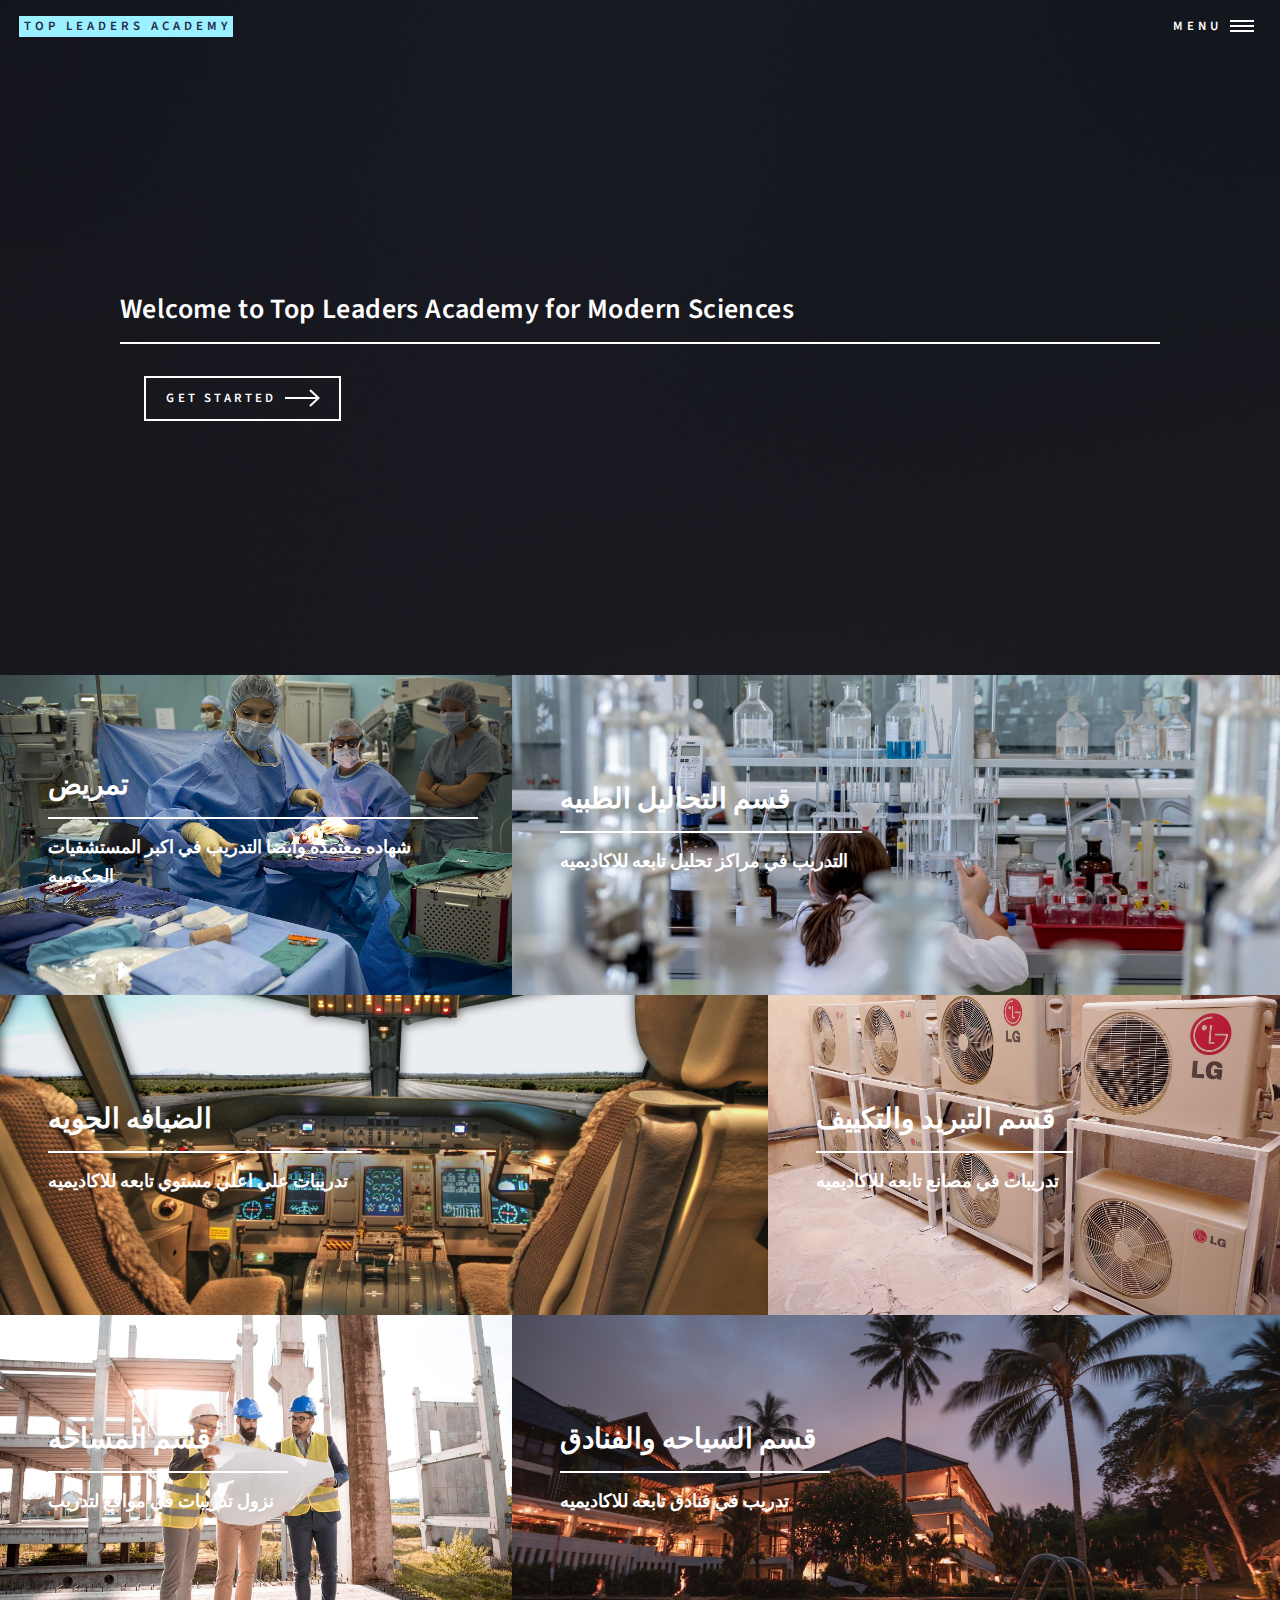
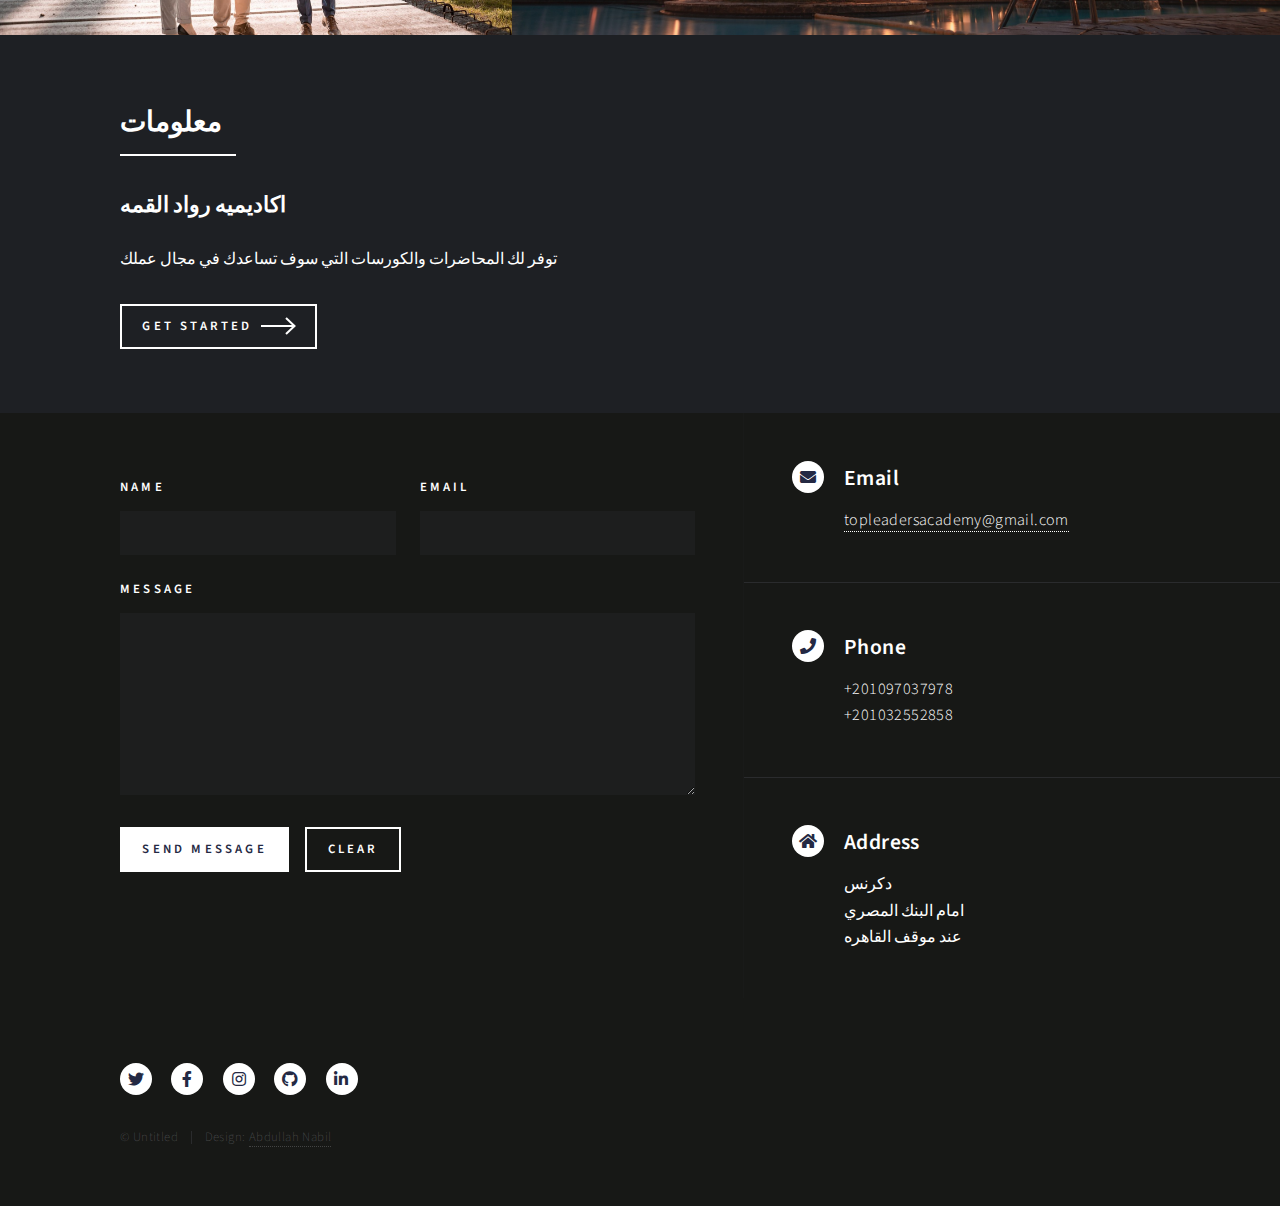
<file: top leaders academy/index.html>
<!DOCTYPE HTML>
<!--
	Forty by Abdullah Nabil
	html5up.net | @Abdullah Nabil
	Free for personal and commercial use under the CCA 3.0 license (Abdullah Nabil)
-->
<html>
	<head>
		<title>أكاديمية توب ليدرز للعلوم الحديثة </title>
		<link rel="icon" href="images/logo.icon" />
		
		<meta charset="utf-8" />
		<meta name="viewport" content="width=device-width, initial-scale=1, user-scalable=no" />
		<link rel="stylesheet" href="assets/css/main.css" />
		<noscript><link rel="stylesheet" href="assets/css/noscript.css" /></noscript>
	</head>
	<body class="is-preload">

		<!-- Wrapper -->
			<div id="wrapper">

				<!-- Header -->
					<header id="header" class="alt">
						<a href="index.html" class="logo"><strong>top leaders academy</strong> <span></span></a>
						<nav>
							<a href="#menu">Menu</a>
						</nav>
					</header>

				<!-- Menu -->
					<nav id="menu">
						<ul class="links">
							<li><a href="index.html">Home</a></li>
							<li><a href="landing.html">courses</a></li>
							<li><a href="generic.html">information about us</a></li>
							<li><a href="elements.html">Elements</a></li>
						</ul>
						<ul class="actions stacked">
							<li><a href="#" class="button primary fit">Get Started</a></li>
							<li><a href="#" class="button fit">Log In</a></li>
						</ul>
					</nav>

				<!-- Banner -->
					<section id="banner" class="major">
						<div class="inner">
							<header class="major">
								<h2>Welcome to Top Leaders Academy for Modern Sciences</h2>
							</header>
							<div class="content">
								<section>  </section>
								<ul class="actions">
									<li><a href="#one" class="button next scrolly">Get Started</a></li>
								</ul>
							</div>
						</div>
					</section>

				<!-- Main -->
					<div id="main">

						<!-- One -->
							<section id="one" class="tiles">
								<article>
									<span class="image">
										<img src="images/pic01.jpg" alt="" />
									</span>
									<header class="major">
										<h3><a href="landing.html" class="link">تمريض </a></h3>
										<h4>شهاده معتمده وايضا التدريب في اكبر المستشفيات الحكوميه </h4>
									</header>
								</article>
								<article>
									<span class="image">
										<img src="images/pic02.jpg" alt="" />
									</span>
									<header class="major">
										<h3><a href="landing.html" class="link">قسم التحاليل الطبيه </a></h3>
										<h4>التدريب في مراكز تحليل تابعه للاكاديميه </h4>
									</header>
								</article>
								<article>
									<span class="image">
										<img src="images/pic03.jpg" alt="" />
									</span>
									<header class="major">
										<h3><a href="landing.html" class="link">الضيافه الجويه </a></h3>
										<h4>تدريبات علي اعلي مستوي تابعه للاكاديميه </h4>
									</header>
								</article>
								<article>
									<span class="image">
										<img src="images/pic04.jpg" alt="" />
									</span>
									<header class="major">
										<h3><a href="landing.html" class="link">قسم التبريد والتكييف </a></h3>
										<h4>تدريبات في مصانع تابعه للاكاديميه</h4>
									</header>
								</article>
								<article>
									<span class="image">
										<img src="images/pic05.jpg" alt="" />
									</span>
									<header class="major">
										<h3><a href="landing.html" class="link">قسم المساحه </a></h3>
										<h4>نزول تدريبات في مواقع لتدريب </h4>
									</header>
								</article>
								<article>
									<span class="image">
										<img src="images/pic06.jpg" alt="" />
									</span>
									<header class="major">
										<h3><a href="landing.html" class="link">قسم السياحه والفنادق </a></h3>
										<h4>تدريب في فنادق تابعه للاكاديميه</h4>
									</header>
								</article>
							</section>

						<!-- Two -->
							<section id="two">
								<div class="inner">
									<header class="major">
										<h2>معلومات </h2>
									</header>
									<H3>اكاديميه رواد القمه </H3>
								     <p>توفر لك المحاضرات والكورسات التي سوف تساعدك في مجال عملك </p>
									<ul class="actions">
										<li><a href="landing.html" class="button next">Get Started</a></li>
									</ul>
								</div>
							</section>

					</div>

				<!-- Contact -->
					<section id="contact">
						<div class="inner">
							<section>
								<form method="post" action="#">
									<div class="fields">
										<div class="field half">
											<label for="name">Name</label>
											<input type="text" name="name" id="name" />
										</div>
										<div class="field half">
											<label for="email">Email</label>
											<input type="text" name="email" id="email" />
										</div>
										<div class="field">
											<label for="message">Message</label>
											<textarea name="message" id="message" rows="6"></textarea>
										</div>
									</div>
									<ul class="actions">
										<li><input type="submit" value="Send Message" class="primary" /></li>
										<li><input type="reset" value="Clear" /></li>
									</ul>
								</form>
							</section>
							<section class="split">
								<section>
									<div class="contact-method">
										<span class="icon solid alt fa-envelope"></span>
										<h3>Email</h3>
										<a href="#">topleadersacademy@gmail.com</a>
									</div>
								</section>
								<section>
									<div class="contact-method">
										<span class="icon solid alt fa-phone"></span>
										<h3>Phone</h3>
										<span>+201097037978</span>
										<P><span>+201032552858</span></P>
							
									</div>
								</section>
								<section>
									<div class="contact-method">
										<span class="icon solid alt fa-home"></span>
										<h3>Address</h3>
										<span>دكرنس <br />
										امام البنك المصري <br />
										عند موقف القاهره </span>
									</div>
								</section>
							</section>
						</div>
					</section>

				<!-- Footer -->
					<footer id="footer">
						<div class="inner">
							<ul class="icons">
								<li><a href="#" class="icon brands alt fa-twitter"><span class="label">Twitter</span></a></li>
								<li><a href="#" class="icon brands alt fa-facebook-f"><span class="label">Facebook</span></a></li>
								<li><a href="#" class="icon brands alt fa-instagram"><span class="label">Instagram</span></a></li>
								<li><a href="#" class="icon brands alt fa-github"><span class="label">GitHub</span></a></li>
								<li><a href="#" class="icon brands alt fa-linkedin-in"><span class="label">LinkedIn</span></a></li>
							</ul>
							<ul class="copyright">
								<li>&copy; Untitled</li><li>Design: <a href="https://abdullahnabil7.github.io/abdullahnabil/">Abdullah Nabil</a></li>
							</ul>
						</div>
					</footer>

			</div>

		<!-- Scripts -->
			<script src="assets/js/jquery.min.js"></script>
			<script src="assets/js/jquery.scrolly.min.js"></script>
			<script src="assets/js/jquery.scrollex.min.js"></script>
			<script src="assets/js/browser.min.js"></script>
			<script src="assets/js/breakpoints.min.js"></script>
			<script src="assets/js/util.js"></script>
			<script src="assets/js/main.js"></script>

	</body>
</html>
</file>
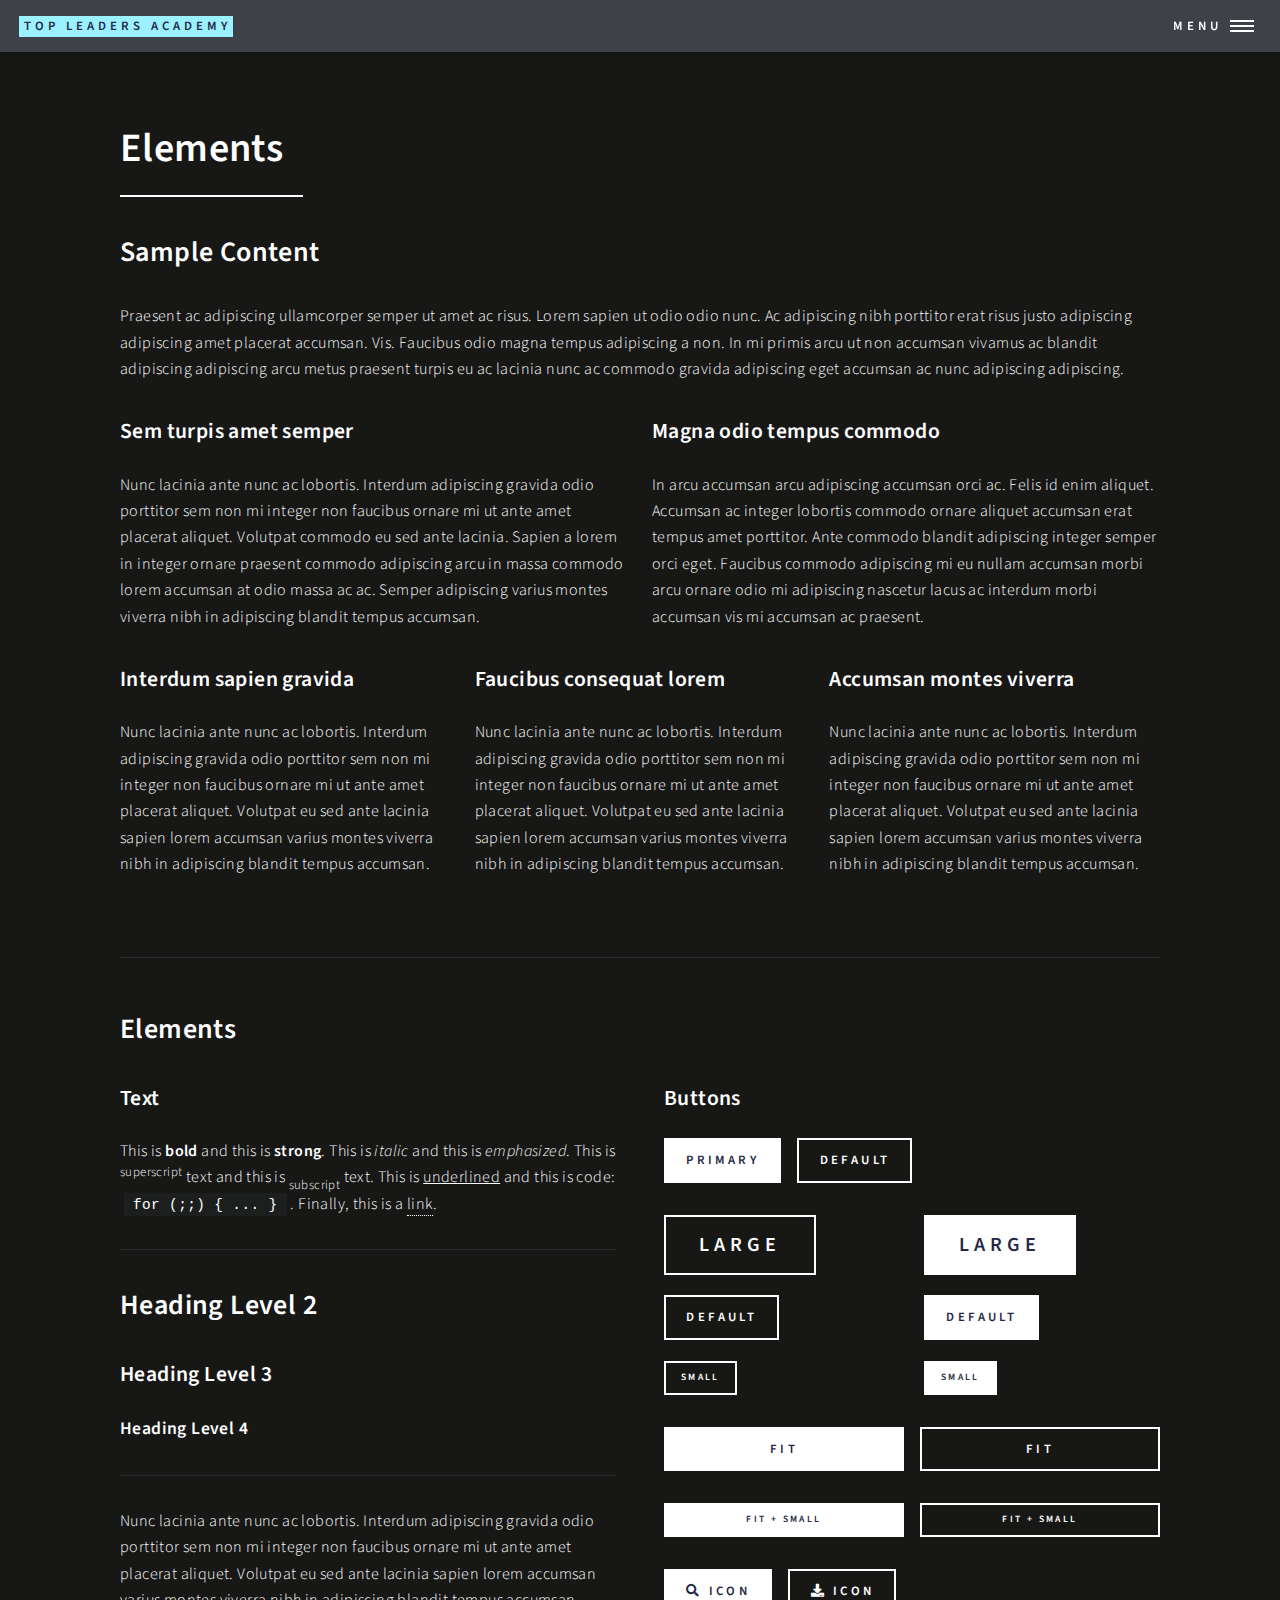
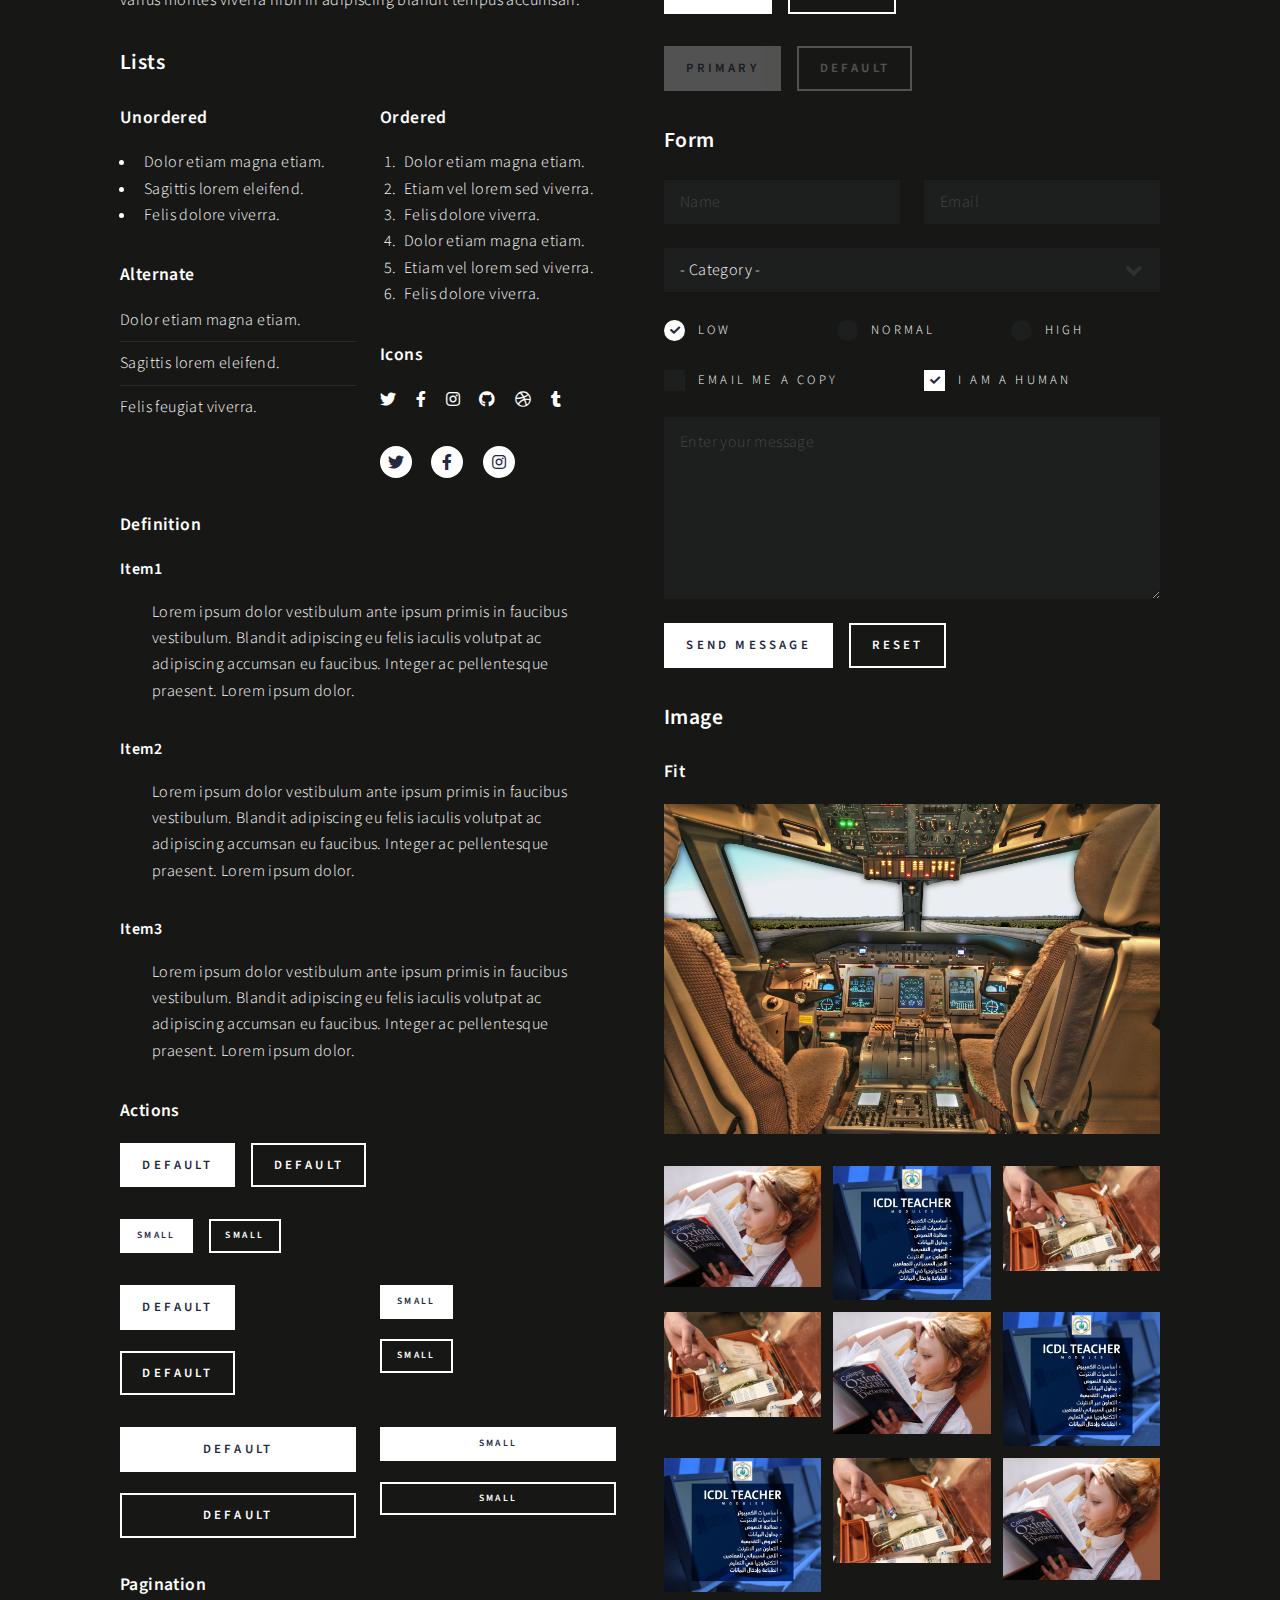
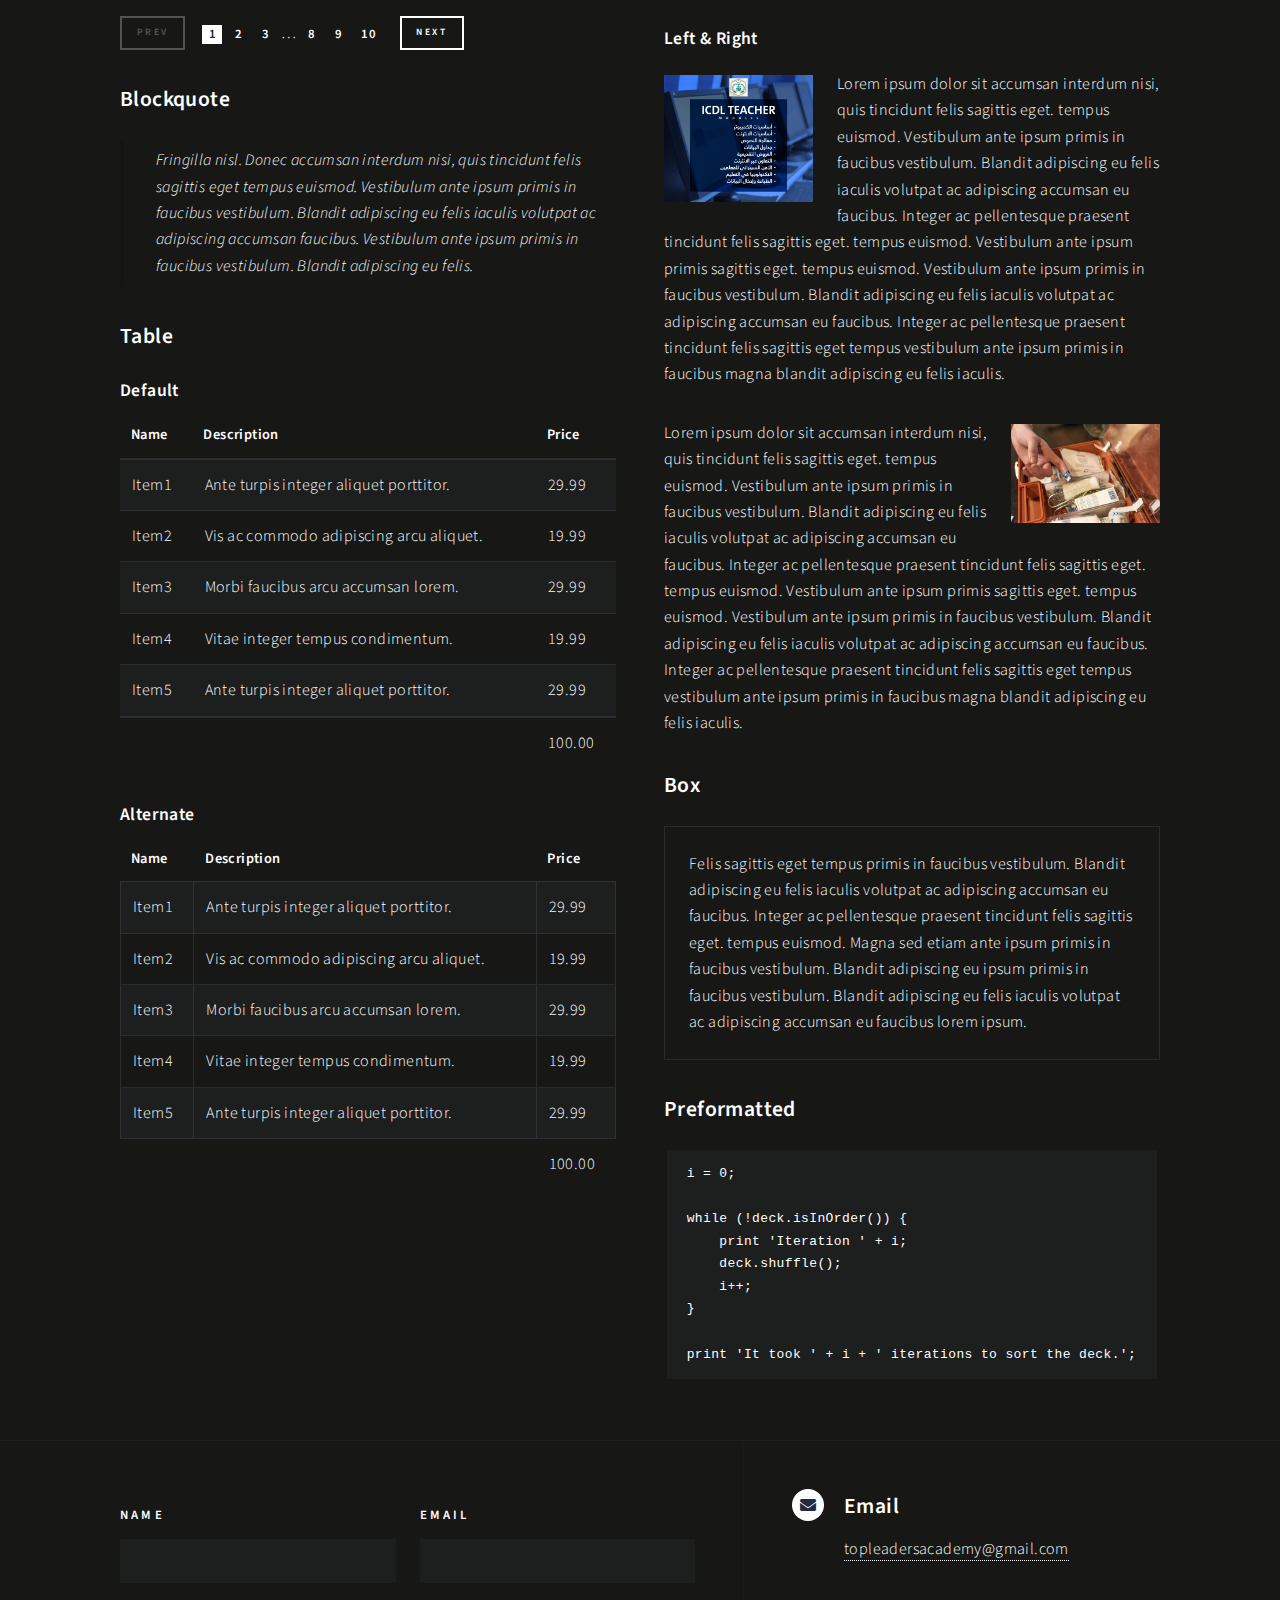
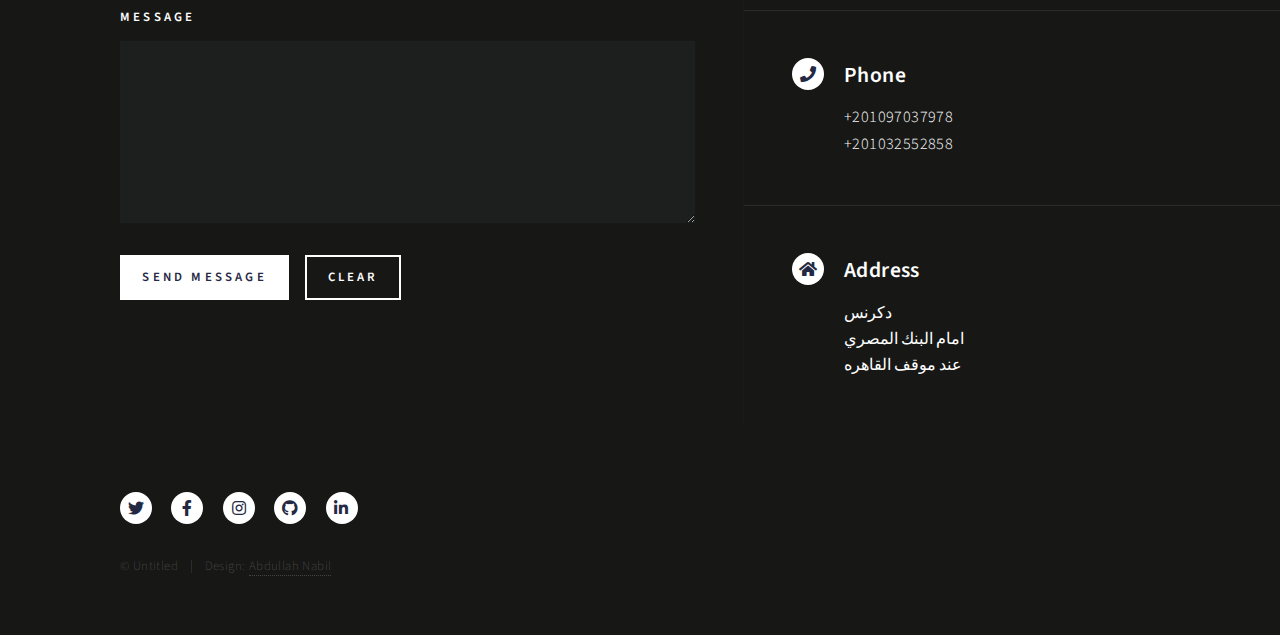
<file: top leaders academy/elements.html>
<!DOCTYPE HTML>
<!--
	Forty by Abdullah Nabil
	html5up.net | @Abdullah Nabil
	Free for personal and commercial use under the CCA 3.0 license (Abdullah Nabil)
-->
<html>
	<head>
		<title>أكاديمية توب ليدرز للعلوم الحديثة</title>
		<link rel="icon" href="images/logo.icon" />
		<meta charset="utf-8" />
		<meta name="viewport" content="width=device-width, initial-scale=1, user-scalable=no" />
		<link rel="stylesheet" href="assets/css/main.css" />
		<noscript><link rel="stylesheet" href="assets/css/noscript.css" /></noscript>
	</head>
	<body class="is-preload">

		<!-- Wrapper -->
			<div id="wrapper">

				<!-- Header -->
					<header id="header">
						<a href="index.html" class="logo"><strong>top leaders academy</strong> <span></span></a>
						<nav>
							<a href="#menu">Menu</a>
						</nav>
					</header>

				<!-- Menu -->
					<nav id="menu">
						<ul class="links">
							<li><a href="index.html">Home</a></li>
							<li><a href="landing.html">courses</a></li>
							<li><a href="generic.html">information about us</a></li>
							<li><a href="elements.html">Elements</a></li>
						</ul>
						<ul class="actions stacked">
							<li><a href="#" class="button primary fit">Get Started</a></li>
							<li><a href="#" class="button fit">Log In</a></li>
						</ul>
					</nav>

				<!-- Main -->
					<div id="main" class="alt">

						<!-- One -->
							<section id="one">
								<div class="inner">
									<header class="major">
										<h1>Elements</h1>
									</header>

									<!-- Content -->
										<h2 id="content">Sample Content</h2>
										<p>Praesent ac adipiscing ullamcorper semper ut amet ac risus. Lorem sapien ut odio odio nunc. Ac adipiscing nibh porttitor erat risus justo adipiscing adipiscing amet placerat accumsan. Vis. Faucibus odio magna tempus adipiscing a non. In mi primis arcu ut non accumsan vivamus ac blandit adipiscing adipiscing arcu metus praesent turpis eu ac lacinia nunc ac commodo gravida adipiscing eget accumsan ac nunc adipiscing adipiscing.</p>
										<div class="row">
											<div class="col-6 col-12-small">
												<h3>Sem turpis amet semper</h3>
												<p>Nunc lacinia ante nunc ac lobortis. Interdum adipiscing gravida odio porttitor sem non mi integer non faucibus ornare mi ut ante amet placerat aliquet. Volutpat commodo eu sed ante lacinia. Sapien a lorem in integer ornare praesent commodo adipiscing arcu in massa commodo lorem accumsan at odio massa ac ac. Semper adipiscing varius montes viverra nibh in adipiscing blandit tempus accumsan.</p>
											</div>
											<div class="col-6 col-12-small">
												<h3>Magna odio tempus commodo</h3>
												<p>In arcu accumsan arcu adipiscing accumsan orci ac. Felis id enim aliquet. Accumsan ac integer lobortis commodo ornare aliquet accumsan erat tempus amet porttitor. Ante commodo blandit adipiscing integer semper orci eget. Faucibus commodo adipiscing mi eu nullam accumsan morbi arcu ornare odio mi adipiscing nascetur lacus ac interdum morbi accumsan vis mi accumsan ac praesent.</p>
											</div>
											<!-- Break -->
											<div class="col-4 col-12-medium">
												<h3>Interdum sapien gravida</h3>
												<p>Nunc lacinia ante nunc ac lobortis. Interdum adipiscing gravida odio porttitor sem non mi integer non faucibus ornare mi ut ante amet placerat aliquet. Volutpat eu sed ante lacinia sapien lorem accumsan varius montes viverra nibh in adipiscing blandit tempus accumsan.</p>
											</div>
											<div class="col-4 col-12-medium">
												<h3>Faucibus consequat lorem</h3>
												<p>Nunc lacinia ante nunc ac lobortis. Interdum adipiscing gravida odio porttitor sem non mi integer non faucibus ornare mi ut ante amet placerat aliquet. Volutpat eu sed ante lacinia sapien lorem accumsan varius montes viverra nibh in adipiscing blandit tempus accumsan.</p>
											</div>
											<div class="col-4 col-12-medium">
												<h3>Accumsan montes viverra</h3>
												<p>Nunc lacinia ante nunc ac lobortis. Interdum adipiscing gravida odio porttitor sem non mi integer non faucibus ornare mi ut ante amet placerat aliquet. Volutpat eu sed ante lacinia sapien lorem accumsan varius montes viverra nibh in adipiscing blandit tempus accumsan.</p>
											</div>
										</div>

									<hr class="major" />

									<!-- Elements -->
										<h2 id="elements">Elements</h2>
										<div class="row gtr-200">
											<div class="col-6 col-12-medium">

												<!-- Text stuff -->
													<h3>Text</h3>
													<p>This is <b>bold</b> and this is <strong>strong</strong>. This is <i>italic</i> and this is <em>emphasized</em>.
													This is <sup>superscript</sup> text and this is <sub>subscript</sub> text.
													This is <u>underlined</u> and this is code: <code>for (;;) { ... }</code>.
													Finally, this is a <a href="#">link</a>.</p>
													<hr />
													<h2>Heading Level 2</h2>
													<h3>Heading Level 3</h3>
													<h4>Heading Level 4</h4>
													<hr />
													<p>Nunc lacinia ante nunc ac lobortis. Interdum adipiscing gravida odio porttitor sem non mi integer non faucibus ornare mi ut ante amet placerat aliquet. Volutpat eu sed ante lacinia sapien lorem accumsan varius montes viverra nibh in adipiscing blandit tempus accumsan.</p>

												<!-- Lists -->
													<h3>Lists</h3>
													<div class="row">
														<div class="col-6 col-12-small">

															<h4>Unordered</h4>
															<ul>
																<li>Dolor etiam magna etiam.</li>
																<li>Sagittis lorem eleifend.</li>
																<li>Felis dolore viverra.</li>
															</ul>

															<h4>Alternate</h4>
															<ul class="alt">
																<li>Dolor etiam magna etiam.</li>
																<li>Sagittis lorem eleifend.</li>
																<li>Felis feugiat viverra.</li>
															</ul>

														</div>
														<div class="col-6 col-12-small">

															<h4>Ordered</h4>
															<ol>
																<li>Dolor etiam magna etiam.</li>
																<li>Etiam vel lorem sed viverra.</li>
																<li>Felis dolore viverra.</li>
																<li>Dolor etiam magna etiam.</li>
																<li>Etiam vel lorem sed viverra.</li>
																<li>Felis dolore viverra.</li>
															</ol>

															<h4>Icons</h4>
															<ul class="icons">
																<li><a href="#" class="icon brands fa-twitter"><span class="label">Twitter</span></a></li>
																<li><a href="#" class="icon brands fa-facebook-f"><span class="label">Facebook</span></a></li>
																<li><a href="#" class="icon brands fa-instagram"><span class="label">Instagram</span></a></li>
																<li><a href="#" class="icon brands fa-github"><span class="label">Github</span></a></li>
																<li><a href="#" class="icon brands fa-dribbble"><span class="label">Dribbble</span></a></li>
																<li><a href="#" class="icon brands fa-tumblr"><span class="label">Tumblr</span></a></li>
															</ul>
															<ul class="icons">
																<li><a href="#" class="icon brands alt fa-twitter"><span class="label">Twitter</span></a></li>
																<li><a href="#" class="icon brands alt fa-facebook-f"><span class="label">Facebook</span></a></li>
																<li><a href="#" class="icon brands alt fa-instagram"><span class="label">Instagram</span></a></li>
															</ul>

														</div>
													</div>
													<h4>Definition</h4>
													<dl>
														<dt>Item1</dt>
														<dd>
															<p>Lorem ipsum dolor vestibulum ante ipsum primis in faucibus vestibulum. Blandit adipiscing eu felis iaculis volutpat ac adipiscing accumsan eu faucibus. Integer ac pellentesque praesent. Lorem ipsum dolor.</p>
														</dd>
														<dt>Item2</dt>
														<dd>
															<p>Lorem ipsum dolor vestibulum ante ipsum primis in faucibus vestibulum. Blandit adipiscing eu felis iaculis volutpat ac adipiscing accumsan eu faucibus. Integer ac pellentesque praesent. Lorem ipsum dolor.</p>
														</dd>
														<dt>Item3</dt>
														<dd>
															<p>Lorem ipsum dolor vestibulum ante ipsum primis in faucibus vestibulum. Blandit adipiscing eu felis iaculis volutpat ac adipiscing accumsan eu faucibus. Integer ac pellentesque praesent. Lorem ipsum dolor.</p>
														</dd>
													</dl>

													<h4>Actions</h4>
													<ul class="actions">
														<li><a href="#" class="button primary">Default</a></li>
														<li><a href="#" class="button">Default</a></li>
													</ul>
													<ul class="actions small">
														<li><a href="#" class="button primary small">Small</a></li>
														<li><a href="#" class="button small">Small</a></li>
													</ul>
													<div class="row">
														<div class="col-6 col-12-small">
															<ul class="actions stacked">
																<li><a href="#" class="button primary">Default</a></li>
																<li><a href="#" class="button">Default</a></li>
															</ul>
														</div>
														<div class="col-6 col-12-small">
															<ul class="actions stacked">
																<li><a href="#" class="button primary small">Small</a></li>
																<li><a href="#" class="button small">Small</a></li>
															</ul>
														</div>
														<div class="col-6 col-12-small">
															<ul class="actions stacked">
																<li><a href="#" class="button primary fit">Default</a></li>
																<li><a href="#" class="button fit">Default</a></li>
															</ul>
														</div>
														<div class="col-6 col-12-small">
															<ul class="actions stacked">
																<li><a href="#" class="button primary small fit">Small</a></li>
																<li><a href="#" class="button small fit">Small</a></li>
															</ul>
														</div>
													</div>

													<h4>Pagination</h4>
													<ul class="pagination">
														<li><span class="button small disabled">Prev</span></li>
														<li><a href="#" class="page active">1</a></li>
														<li><a href="#" class="page">2</a></li>
														<li><a href="#" class="page">3</a></li>
														<li><span>&hellip;</span></li>
														<li><a href="#" class="page">8</a></li>
														<li><a href="#" class="page">9</a></li>
														<li><a href="#" class="page">10</a></li>
														<li><a href="#" class="button small">Next</a></li>
													</ul>

												<!-- Blockquote -->
													<h3>Blockquote</h3>
													<blockquote>Fringilla nisl. Donec accumsan interdum nisi, quis tincidunt felis sagittis eget tempus euismod. Vestibulum ante ipsum primis in faucibus vestibulum. Blandit adipiscing eu felis iaculis volutpat ac adipiscing accumsan faucibus. Vestibulum ante ipsum primis in faucibus vestibulum. Blandit adipiscing eu felis.</blockquote>

												<!-- Table -->
													<h3>Table</h3>

													<h4>Default</h4>
													<div class="table-wrapper">
														<table>
															<thead>
																<tr>
																	<th>Name</th>
																	<th>Description</th>
																	<th>Price</th>
																</tr>
															</thead>
															<tbody>
																<tr>
																	<td>Item1</td>
																	<td>Ante turpis integer aliquet porttitor.</td>
																	<td>29.99</td>
																</tr>
																<tr>
																	<td>Item2</td>
																	<td>Vis ac commodo adipiscing arcu aliquet.</td>
																	<td>19.99</td>
																</tr>
																<tr>
																	<td>Item3</td>
																	<td> Morbi faucibus arcu accumsan lorem.</td>
																	<td>29.99</td>
																</tr>
																<tr>
																	<td>Item4</td>
																	<td>Vitae integer tempus condimentum.</td>
																	<td>19.99</td>
																</tr>
																<tr>
																	<td>Item5</td>
																	<td>Ante turpis integer aliquet porttitor.</td>
																	<td>29.99</td>
																</tr>
															</tbody>
															<tfoot>
																<tr>
																	<td colspan="2"></td>
																	<td>100.00</td>
																</tr>
															</tfoot>
														</table>
													</div>

													<h4>Alternate</h4>
													<div class="table-wrapper">
														<table class="alt">
															<thead>
																<tr>
																	<th>Name</th>
																	<th>Description</th>
																	<th>Price</th>
																</tr>
															</thead>
															<tbody>
																<tr>
																	<td>Item1</td>
																	<td>Ante turpis integer aliquet porttitor.</td>
																	<td>29.99</td>
																</tr>
																<tr>
																	<td>Item2</td>
																	<td>Vis ac commodo adipiscing arcu aliquet.</td>
																	<td>19.99</td>
																</tr>
																<tr>
																	<td>Item3</td>
																	<td> Morbi faucibus arcu accumsan lorem.</td>
																	<td>29.99</td>
																</tr>
																<tr>
																	<td>Item4</td>
																	<td>Vitae integer tempus condimentum.</td>
																	<td>19.99</td>
																</tr>
																<tr>
																	<td>Item5</td>
																	<td>Ante turpis integer aliquet porttitor.</td>
																	<td>29.99</td>
																</tr>
															</tbody>
															<tfoot>
																<tr>
																	<td colspan="2"></td>
																	<td>100.00</td>
																</tr>
															</tfoot>
														</table>
													</div>

											</div>
											<div class="col-6 col-12-medium">

												<!-- Buttons -->
													<h3>Buttons</h3>
													<ul class="actions">
														<li><a href="#" class="button primary">Primary</a></li>
														<li><a href="#" class="button">Default</a></li>
													</ul>
													<div class="row">
														<div class="col-6 col-12-xsmall">
															<ul class="actions stacked">
																<li><a href="#" class="button large">Large</a></li>
																<li><a href="#" class="button">Default</a></li>
																<li><a href="#" class="button small">Small</a></li>
															</ul>
														</div>
														<div class="col-6 col-12-xsmall">
															<ul class="actions stacked">
																<li><a href="#" class="button primary large">Large</a></li>
																<li><a href="#" class="button primary">Default</a></li>
																<li><a href="#" class="button primary small">Small</a></li>
															</ul>
														</div>
													</div>
													<ul class="actions fit">
														<li><a href="#" class="button primary fit">Fit</a></li>
														<li><a href="#" class="button fit">Fit</a></li>
													</ul>
													<ul class="actions fit small">
														<li><a href="#" class="button primary fit small">Fit + Small</a></li>
														<li><a href="#" class="button fit small">Fit + Small</a></li>
													</ul>
													<ul class="actions">
														<li><a href="#" class="button primary icon solid fa-search">Icon</a></li>
														<li><a href="#" class="button icon solid fa-download">Icon</a></li>
													</ul>
													<ul class="actions">
														<li><span class="button primary disabled">Primary</span></li>
														<li><span class="button disabled">Default</span></li>
													</ul>

												<!-- Form -->
													<h3>Form</h3>

													<form method="post" action="#">
														<div class="row gtr-uniform">
															<div class="col-6 col-12-xsmall">
																<input type="text" name="demo-name" id="demo-name" value="" placeholder="Name" />
															</div>
															<div class="col-6 col-12-xsmall">
																<input type="email" name="demo-email" id="demo-email" value="" placeholder="Email" />
															</div>
															<!-- Break -->
															<div class="col-12">
																<select name="demo-category" id="demo-category">
																	<option value="">- Category -</option>
																	<option value="1">Manufacturing</option>
																	<option value="1">Shipping</option>
																	<option value="1">Administration</option>
																	<option value="1">Human Resources</option>
																</select>
															</div>
															<!-- Break -->
															<div class="col-4 col-12-small">
																<input type="radio" id="demo-priority-low" name="demo-priority" checked>
																<label for="demo-priority-low">Low</label>
															</div>
															<div class="col-4 col-12-small">
																<input type="radio" id="demo-priority-normal" name="demo-priority">
																<label for="demo-priority-normal">Normal</label>
															</div>
															<div class="col-4 col-12-small">
																<input type="radio" id="demo-priority-high" name="demo-priority">
																<label for="demo-priority-high">High</label>
															</div>
															<!-- Break -->
															<div class="col-6 col-12-small">
																<input type="checkbox" id="demo-copy" name="demo-copy">
																<label for="demo-copy">Email me a copy</label>
															</div>
															<div class="col-6 col-12-small">
																<input type="checkbox" id="demo-human" name="demo-human" checked>
																<label for="demo-human">I am a human</label>
															</div>
															<!-- Break -->
															<div class="col-12">
																<textarea name="demo-message" id="demo-message" placeholder="Enter your message" rows="6"></textarea>
															</div>
															<!-- Break -->
															<div class="col-12">
																<ul class="actions">
																	<li><input type="submit" value="Send Message" class="primary" /></li>
																	<li><input type="reset" value="Reset" /></li>
																</ul>
															</div>
														</div>
													</form>

												<!-- Image -->
													<h3>Image</h3>

													<h4>Fit</h4>
													<span class="image fit"><img src="images/pic03.jpg" alt="" /></span>
													<div class="box alt">
														<div class="row gtr-50 gtr-uniform">
															<div class="col-4"><span class="image fit"><img src="images/pic08.jpg" alt="" /></span></div>
															<div class="col-4"><span class="image fit"><img src="images/pic09.jpg" alt="" /></span></div>
															<div class="col-4"><span class="image fit"><img src="images/pic10.jpg" alt="" /></span></div>
															<!-- Break -->
															<div class="col-4"><span class="image fit"><img src="images/pic10.jpg" alt="" /></span></div>
															<div class="col-4"><span class="image fit"><img src="images/pic08.jpg" alt="" /></span></div>
															<div class="col-4"><span class="image fit"><img src="images/pic09.jpg" alt="" /></span></div>
															<!-- Break -->
															<div class="col-4"><span class="image fit"><img src="images/pic09.jpg" alt="" /></span></div>
															<div class="col-4"><span class="image fit"><img src="images/pic10.jpg" alt="" /></span></div>
															<div class="col-4"><span class="image fit"><img src="images/pic08.jpg" alt="" /></span></div>
														</div>
													</div>

													<h4>Left &amp; Right</h4>
													<p><span class="image left"><img src="images/pic09.jpg" alt="" /></span>Lorem ipsum dolor sit accumsan interdum nisi, quis tincidunt felis sagittis eget. tempus euismod. Vestibulum ante ipsum primis in faucibus vestibulum. Blandit adipiscing eu felis iaculis volutpat ac adipiscing accumsan eu faucibus. Integer ac pellentesque praesent tincidunt felis sagittis eget. tempus euismod. Vestibulum ante ipsum primis sagittis eget. tempus euismod. Vestibulum ante ipsum primis in faucibus vestibulum. Blandit adipiscing eu felis iaculis volutpat ac adipiscing accumsan eu faucibus. Integer ac pellentesque praesent tincidunt felis sagittis eget tempus vestibulum ante ipsum primis in faucibus magna blandit adipiscing eu felis iaculis.</p>
													<p><span class="image right"><img src="images/pic10.jpg" alt="" /></span>Lorem ipsum dolor sit accumsan interdum nisi, quis tincidunt felis sagittis eget. tempus euismod. Vestibulum ante ipsum primis in faucibus vestibulum. Blandit adipiscing eu felis iaculis volutpat ac adipiscing accumsan eu faucibus. Integer ac pellentesque praesent tincidunt felis sagittis eget. tempus euismod. Vestibulum ante ipsum primis sagittis eget. tempus euismod. Vestibulum ante ipsum primis in faucibus vestibulum. Blandit adipiscing eu felis iaculis volutpat ac adipiscing accumsan eu faucibus. Integer ac pellentesque praesent tincidunt felis sagittis eget tempus vestibulum ante ipsum primis in faucibus magna blandit adipiscing eu felis iaculis.</p>

												<!-- Box -->
													<h3>Box</h3>
													<div class="box">
														<p>Felis sagittis eget tempus primis in faucibus vestibulum. Blandit adipiscing eu felis iaculis volutpat ac adipiscing accumsan eu faucibus. Integer ac pellentesque praesent tincidunt felis sagittis eget. tempus euismod. Magna sed etiam ante ipsum primis in faucibus vestibulum. Blandit adipiscing eu ipsum primis in faucibus vestibulum. Blandit adipiscing eu felis iaculis volutpat ac adipiscing accumsan eu faucibus lorem ipsum.</p>
													</div>

												<!-- Preformatted Code -->
													<h3>Preformatted</h3>
													<pre><code>i = 0;

while (!deck.isInOrder()) {
    print 'Iteration ' + i;
    deck.shuffle();
    i++;
}

print 'It took ' + i + ' iterations to sort the deck.';
</code></pre>

											</div>
										</div>

								</div>
							</section>

					</div>

				<!-- Contact -->
					<section id="contact">
						<div class="inner">
							<section>
								<form method="post" action="#">
									<div class="fields">
										<div class="field half">
											<label for="name">Name</label>
											<input type="text" name="name" id="name" />
										</div>
										<div class="field half">
											<label for="email">Email</label>
											<input type="text" name="email" id="email" />
										</div>
										<div class="field">
											<label for="message">Message</label>
											<textarea name="message" id="message" rows="6"></textarea>
										</div>
									</div>
									<ul class="actions">
										<li><input type="submit" value="Send Message" class="primary" /></li>
										<li><input type="reset" value="Clear" /></li>
									</ul>
								</form>
							</section>
							<section class="split">
								<section>
									<div class="contact-method">
										<span class="icon solid alt fa-envelope"></span>
										<h3>Email</h3>
										<a href="#">topleadersacademy@gmail.com</a>
									</div>
								</section>
								<section>
									<div class="contact-method">
										<span class="icon solid alt fa-phone"></span>
										<h3>Phone</h3>
										<span>+201097037978</span>
										<P><span>+201032552858</span></P>
									</div>
								</section>
								<section>
									<div class="contact-method">
										<span class="icon solid alt fa-home"></span>
										<h3>Address</h3>
										<span>دكرنس <br />
										امام البنك المصري <br />
										عند موقف القاهره </span>
									</div>
								</section>
							</section>
						</div>
					</section>

				<!-- Footer -->
					<footer id="footer">
						<div class="inner">
							<ul class="icons">
								<li><a href="#" class="icon brands alt fa-twitter"><span class="label">Twitter</span></a></li>
								<li><a href="#" class="icon brands alt fa-facebook-f"><span class="label">Facebook</span></a></li>
								<li><a href="#" class="icon brands alt fa-instagram"><span class="label">Instagram</span></a></li>
								<li><a href="#" class="icon brands alt fa-github"><span class="label">GitHub</span></a></li>
								<li><a href="#" class="icon brands alt fa-linkedin-in"><span class="label">LinkedIn</span></a></li>
							</ul>
							<ul class="copyright">
								<li>&copy; Untitled</li><li>Design: <a href="https://abdullahnabil7.github.io/abdullahnabil/">Abdullah Nabil</a></li>
							</ul>
						</div>
					</footer>

			</div>

		<!-- Scripts -->
			<script src="assets/js/jquery.min.js"></script>
			<script src="assets/js/jquery.scrolly.min.js"></script>
			<script src="assets/js/jquery.scrollex.min.js"></script>
			<script src="assets/js/browser.min.js"></script>
			<script src="assets/js/breakpoints.min.js"></script>
			<script src="assets/js/util.js"></script>
			<script src="assets/js/main.js"></script>

	</body>
</html>
</file>
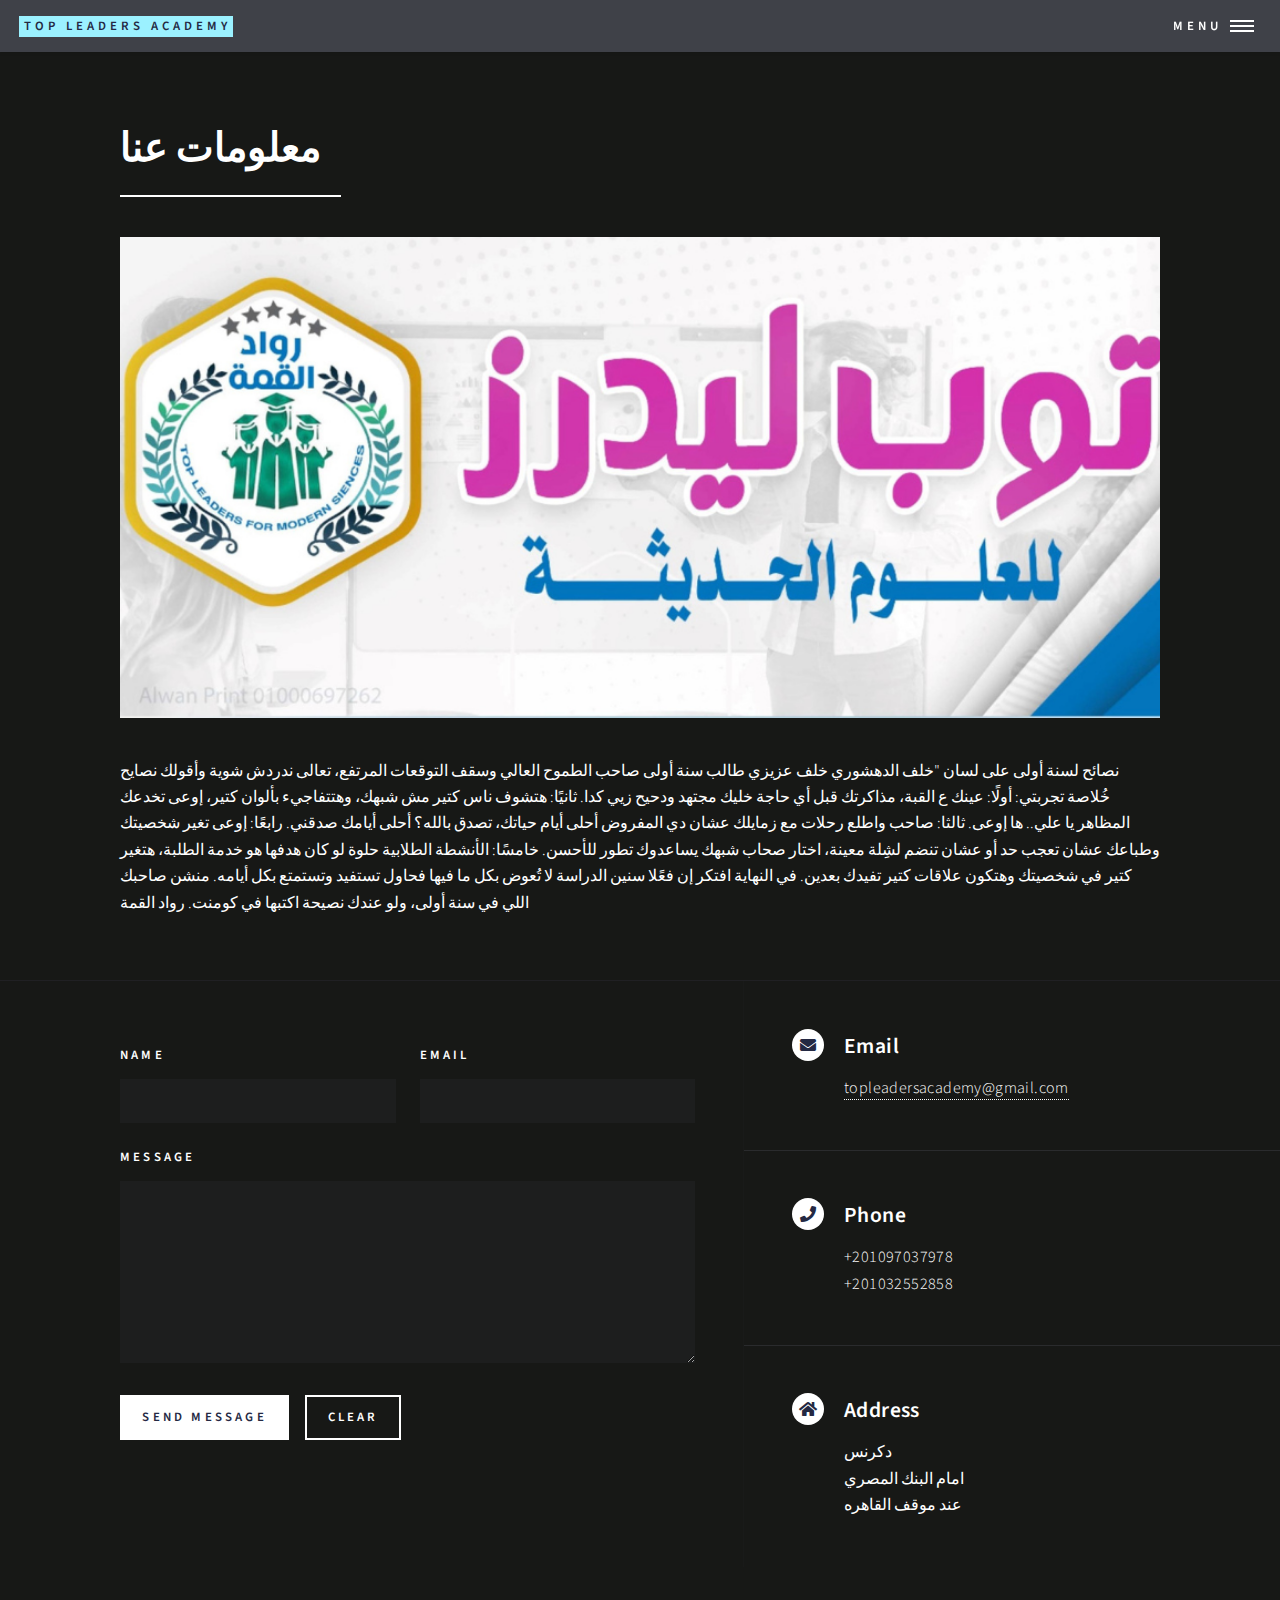
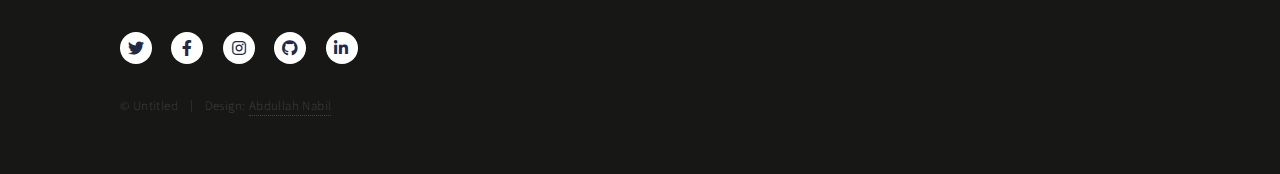
<file: top leaders academy/generic.html>
<!DOCTYPE HTML>
<!--
	Forty by Abdullah Nabil
	html5up.net | @Abdullah Nabil
	Free for personal and commercial use under the CCA 3.0 license (Abdullah Nabil)
-->
<html>
	<head>
		<title>أكاديمية توب ليدرز للعلوم الحديثة</title>
		<link rel="icon" href="images/logo.icon" />
		<meta charset="utf-8" />
		<meta name="viewport" content="width=device-width, initial-scale=1, user-scalable=no" />
		<link rel="stylesheet" href="assets/css/main.css" />
		<noscript><link rel="stylesheet" href="assets/css/noscript.css" /></noscript>
	</head>
	<body class="is-preload">

		<!-- Wrapper -->
			<div id="wrapper">

				<!-- Header -->
					<header id="header">
						<a href="index.html" class="logo"><strong>top leaders academy</strong> <span></span></a>
						<nav>
							<a href="#menu">Menu</a>
						</nav>
					</header>

				<!-- Menu -->
					<nav id="menu">
						<ul class="links">
							<li><a href="index.html">Home</a></li>
							<li><a href="landing.html">courses</a></li>
							<li><a href="generic.html">information about us</a></li>
							<li><a href="elements.html">Elements</a></li>
						</ul>
						<ul class="actions stacked">
							<li><a href="#" class="button primary fit">information about us</a></li>
							<li><a href="#" class="button fit">Log In</a></li>
						</ul>
					</nav>

				<!-- Main -->
					<div id="main" class="alt">

						<!-- One -->
							<section id="one">
								<div class="inner">
									<header class="major">
										<h1>معلومات عنا </h1>
									</header>
									<span class="image main"><img src="images/pic11.jpg" alt="" /></span>
									<p>نصائح لسنة أولى على لسان "خلف الدهشوري خلف
										عزيزي طالب سنة أولى صاحب الطموح العالي وسقف التوقعات المرتفع، تعالى ندردش شوية وأقولك نصايح خُلاصة تجربتي: 
										أولًا: عينك ع القبة،  مذاكرتك قبل أي حاجة خليك مجتهد ودحيح زيي كدا. 
										ثانيًا: هتشوف ناس كتير مش شبهك،  وهتتفاجيء بألوان كتير، إوعى تخدعك المظاهر يا علي..  ها إوعى. 
										ثالثا: صاحب واطلع رحلات مع زمايلك عشان دي المفروض أحلى أيام حياتك،  تصدق بالله؟ أحلى أيامك صدقني. 
										رابعًا: إوعى تغير شخصيتك وطباعك عشان تعجب حد أو عشان تنضم لشِلة معينة، اختار صحاب شبهك يساعدوك تطور للأحسن. 
										خامسًا: الأنشطة الطلابية حلوة لو كان هدفها هو خدمة الطلبة، هتغير كتير في شخصيتك وهتكون علاقات كتير تفيدك بعدين.  
										في النهاية افتكر إن فعًلا سنين الدراسة لا تُعوض بكل ما فيها فحاول تستفيد وتستمتع بكل أيامه. 
										منشن صاحبك اللي في سنة أولى، ولو عندك نصيحة اكتبها في كومنت.
										رواد القمة </p>
								</div>
							</section>

					</div>

				<!-- Contact -->
					<section id="contact">
						<div class="inner">
							<section>
								<form method="post" action="#">
									<div class="fields">
										<div class="field half">
											<label for="name">Name</label>
											<input type="text" name="name" id="name" />
										</div>
										<div class="field half">
											<label for="email">Email</label>
											<input type="text" name="email" id="email" />
										</div>
										<div class="field">
											<label for="message">Message</label>
											<textarea name="message" id="message" rows="6"></textarea>
										</div>
									</div>
									<ul class="actions">
										<li><input type="submit" value="Send Message" class="primary" /></li>
										<li><input type="reset" value="Clear" /></li>
									</ul>
								</form>
							</section>
							<section class="split">
								<section>
									<div class="contact-method">
										<span class="icon solid alt fa-envelope"></span>
										<h3>Email</h3>
										<a href="#">topleadersacademy@gmail.com</a>
									</div>
								</section>
								<section>
									<div class="contact-method">
										<span class="icon solid alt fa-phone"></span>
										<h3>Phone</h3>
										
										<span>+201097037978</span>
										<P><span>+201032552858</span></P>
									</div>
								</section>
								<section>
									<div class="contact-method">
										<span class="icon solid alt fa-home"></span>
										<h3>Address</h3>
										<span>دكرنس <br />
										امام البنك المصري <br />
										عند موقف القاهره </span>
									</div>
								</section>
							</section>
						</div>
					</section>

				<!-- Footer -->
					<footer id="footer">
						<div class="inner">
							<ul class="icons">
								<li><a href="#" class="icon brands alt fa-twitter"><span class="label">Twitter</span></a></li>
								<li><a href="#" class="icon brands alt fa-facebook-f"><span class="label">Facebook</span></a></li>
								<li><a href="#" class="icon brands alt fa-instagram"><span class="label">Instagram</span></a></li>
								<li><a href="#" class="icon brands alt fa-github"><span class="label">GitHub</span></a></li>
								<li><a href="#" class="icon brands alt fa-linkedin-in"><span class="label">LinkedIn</span></a></li>
							</ul>
							<ul class="copyright">
								<li>&copy; Untitled</li><li>Design: <a href="https://abdullahnabil7.github.io/abdullahnabil/">Abdullah Nabil</a></li>
							</ul>
						</div>
					</footer>

			</div>

		<!-- Scripts -->
			<script src="assets/js/jquery.min.js"></script>
			<script src="assets/js/jquery.scrolly.min.js"></script>
			<script src="assets/js/jquery.scrollex.min.js"></script>
			<script src="assets/js/browser.min.js"></script>
			<script src="assets/js/breakpoints.min.js"></script>
			<script src="assets/js/util.js"></script>
			<script src="assets/js/main.js"></script>

	</body>
</html>
</file>
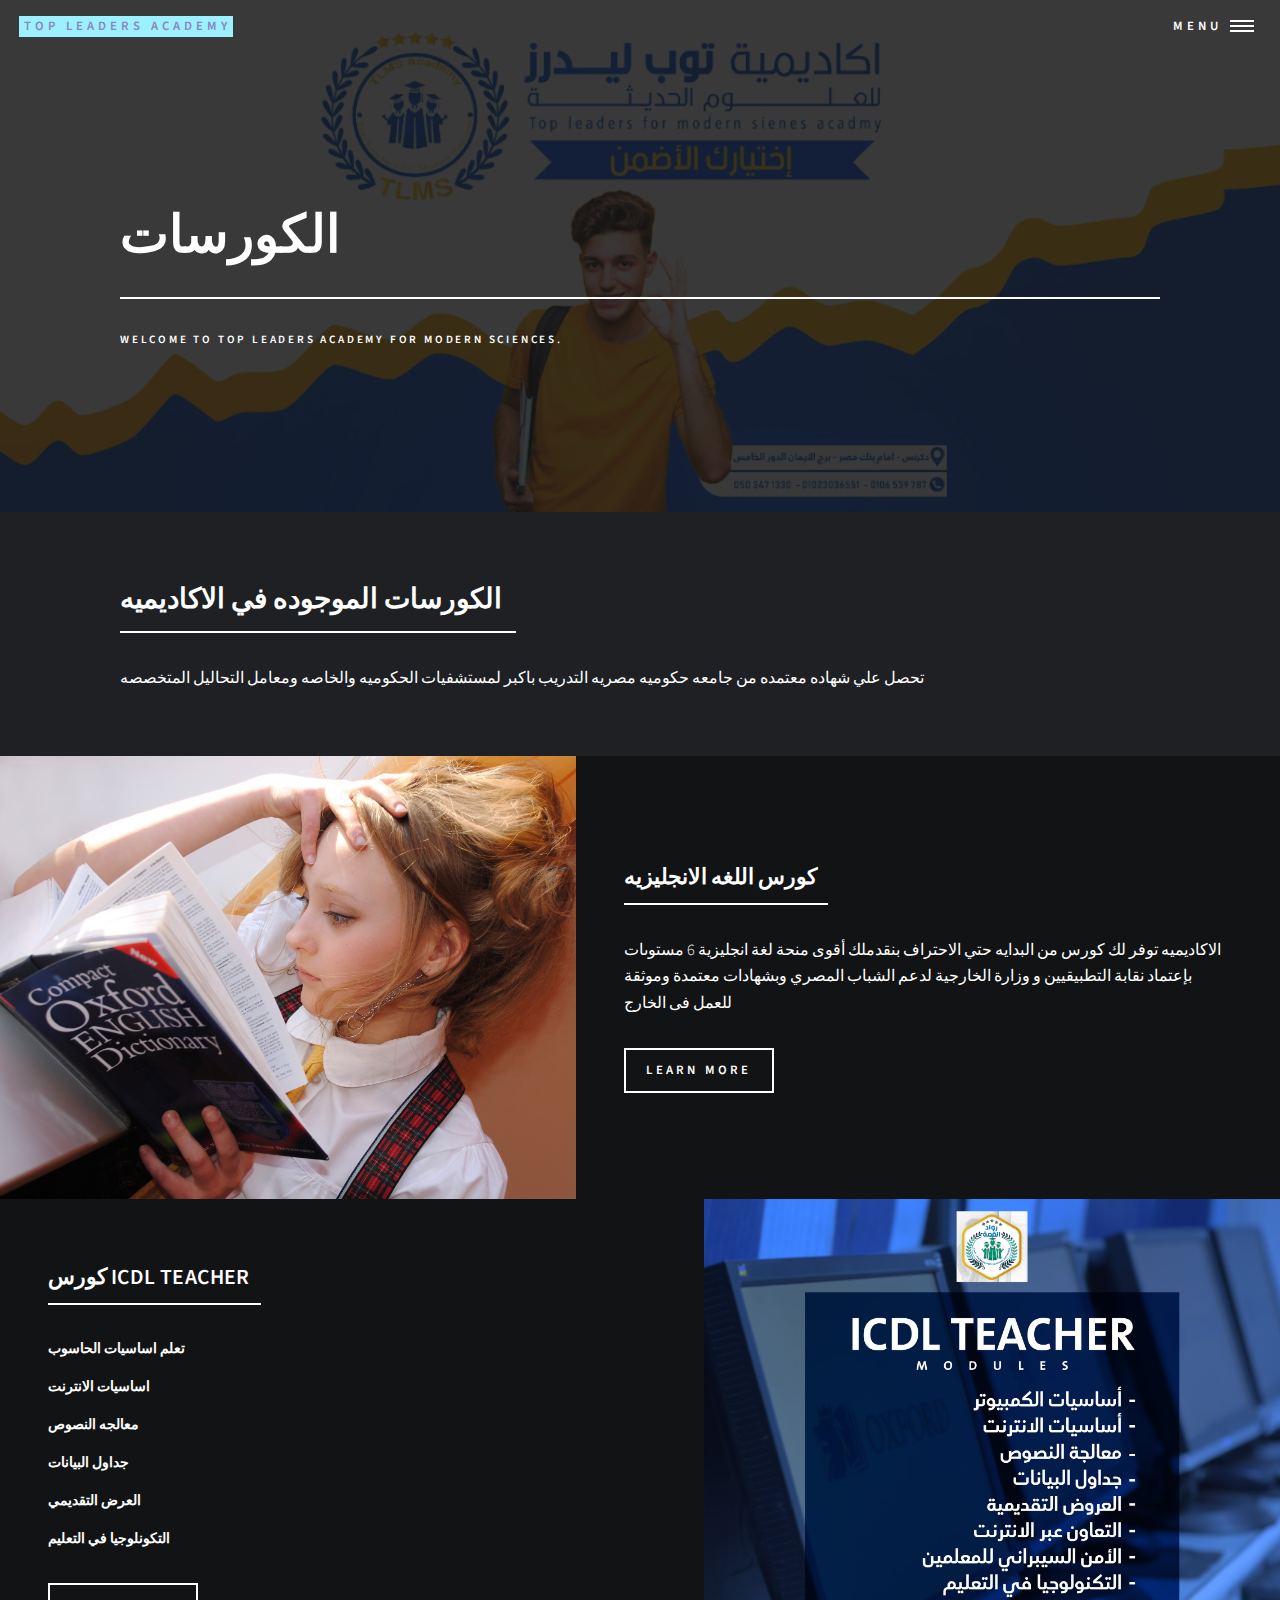
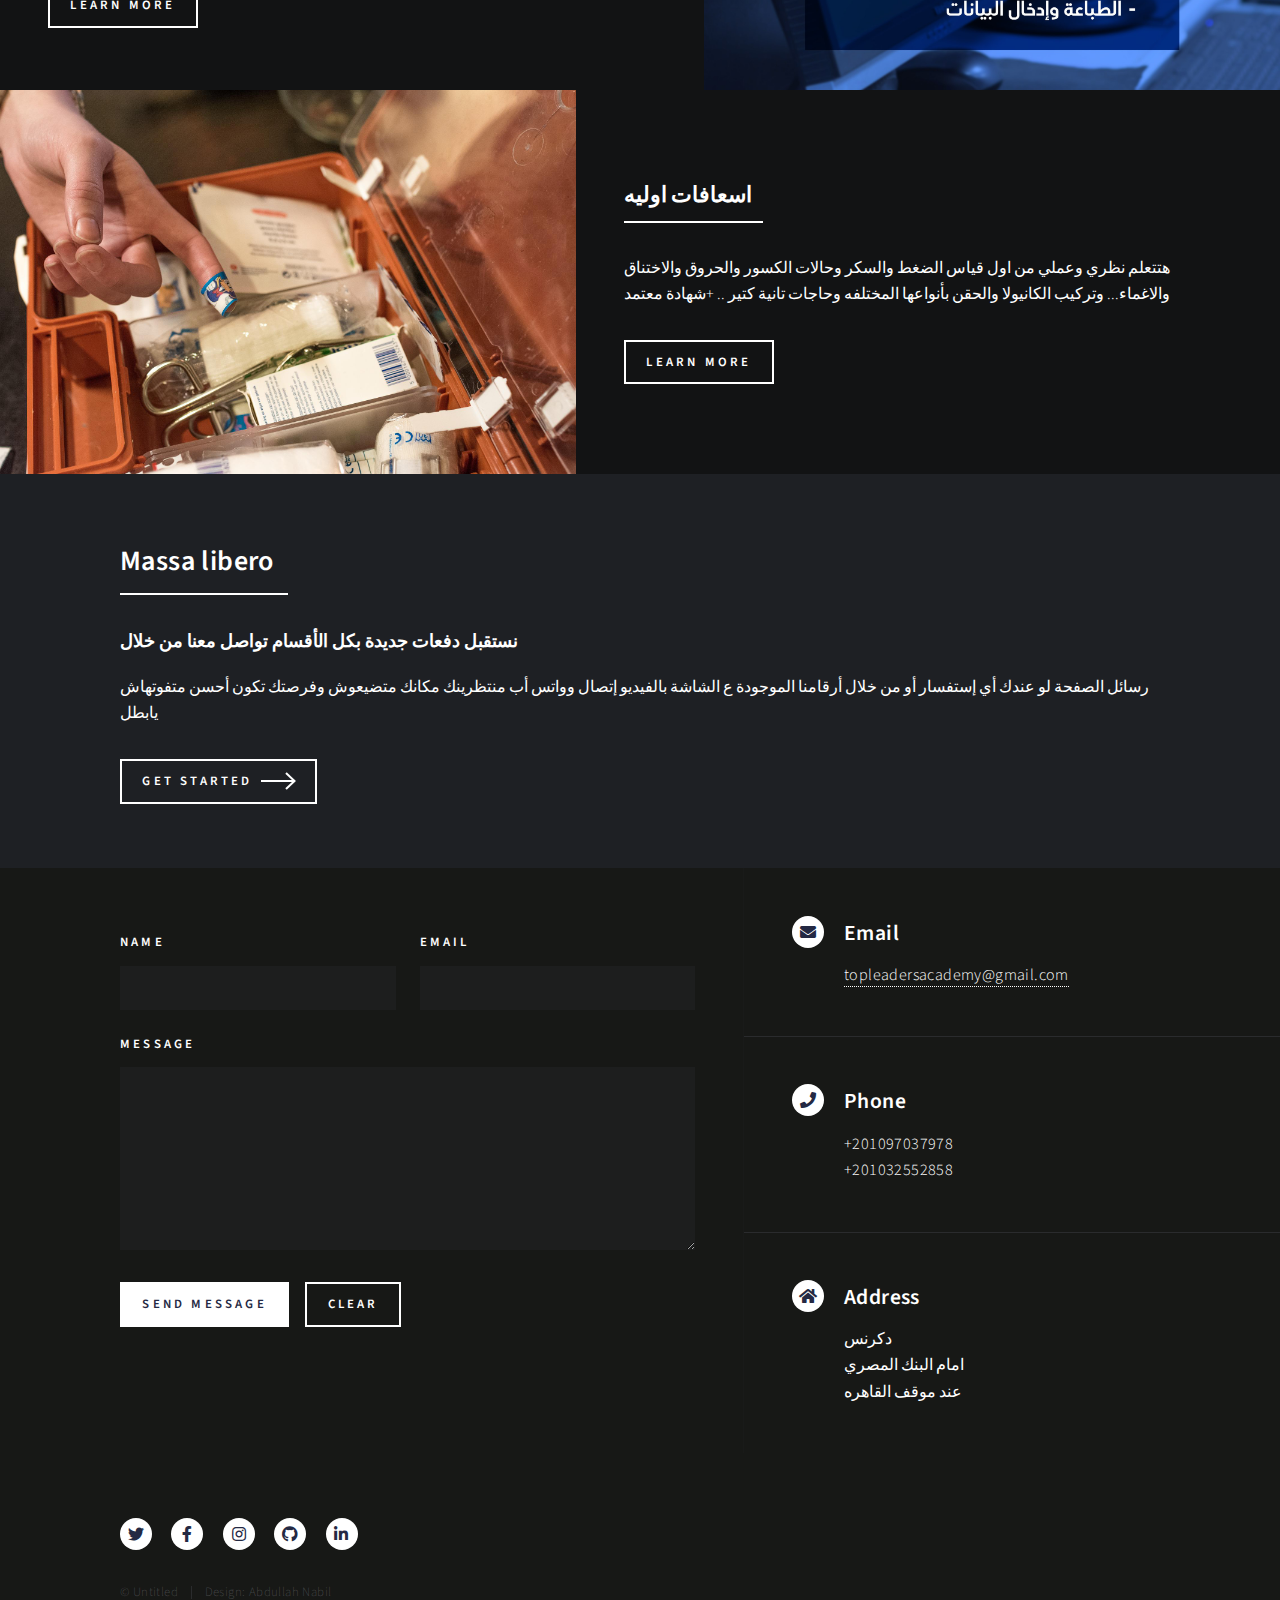
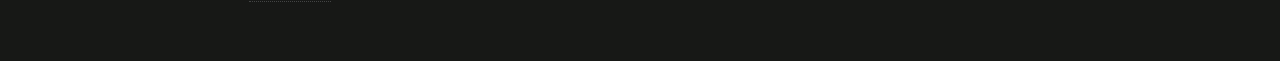
<file: top leaders academy/landing.html>
<!DOCTYPE HTML>
<!--
	Forty by Abdullah Nabil
	html5up.net | @Abdullah Nabil
	Free for personal and commercial use under the CCA 3.0 license (Abdullah Nabil)
-->
<html>
	<head>
		<title>أكاديمية توب ليدرز للعلوم الحديثة</title>
		<link rel="icon" href="images/logo.icon" />
		<meta charset="utf-8" />
		<meta name="viewport" content="width=device-width, initial-scale=1, user-scalable=no" />
		<link rel="stylesheet" href="assets/css/main.css" />
		<noscript><link rel="stylesheet" href="assets/css/noscript.css" /></noscript>
	</head>
	<body class="is-preload">

		<!-- Wrapper -->
			<div id="wrapper">

				<!-- Header -->
				<!-- Note: The "styleN" class below should match that of the banner element. -->
					<header id="header" class="alt style2">
						<a href="index.html" class="logo"><strong>top leaders academy</strong> <span></span></a>
						<nav>
							<a href="#menu">Menu</a>
						</nav>
					</header>

				<!-- Menu -->
					<nav id="menu">
						<ul class="links">
							<li><a href="index.html">Home</a></li>
							<li><a href="landing.html">courses</a></li>
							<li><a href="generic.html">information about us</a></li>
							<li><a href="elements.html">Elements</a></li>
						</ul>
						<ul class="actions stacked">
							<li><a href="#" class="button primary fit">Get Started</a></li>
							<li><a href="#" class="button fit">Log In</a></li>
						</ul>
					</nav>

				<!-- Banner -->
				<!-- Note: The "styleN" class below should match that of the header element. -->
					<section id="banner" class="style2">
						<div class="inner">
							<span class="image">
								<img src="images/pic07.jpg" alt="" />
							</span>
							<header class="major">
								<h1>الكورسات </h1>
							</header>
							<div class="content">
								<p>Welcome to Top Leaders Academy for Modern Sciences.</p>
							</div>
						</div>
					</section>

				<!-- Main -->
					<div id="main">

						<!-- One -->
							<section id="one">
								<div class="inner">
									<header class="major">
										<h2>الكورسات الموجوده في الاكاديميه  </h2>
									</header>
									<p>تحصل علي شهاده معتمده من جامعه حكوميه مصريه التدريب باكبر لمستشفيات الحكوميه والخاصه ومعامل التحاليل المتخصصه </p>
								</div>
							</section>

						<!-- Two -->
							<section id="two" class="spotlights">
								<section>
									<a href="generic.html" class="image">
										<img src="images/pic08.jpg" alt="" data-position="center center" />
									</a>
									<div class="content">
										<div class="inner">
											<header class="major">
												<h3>كورس اللغه الانجليزيه </h3>
											</header>
											<p>  الاكاديميه توفر لك كورس من البدايه حتي الاحتراف بنقدملك أقوى منحة لغة انجليزية 6 مستوىات بإعتماد نقابة التطبيقيين و وزارة الخارجية لدعم الشباب المصري وبشهادات معتمدة وموثقة للعمل فى الخارج  </p>
											<ul class="actions">
												<li><a href="generic.html" class="button">Learn more</a></li>
											</ul>
										</div>
									</div>
								</section>
								<section>
									<a href="generic.html" class="image">
										<img src="images/pic09.jpg" alt="" data-position="top center" />
									</a>
									<div class="content">
										<div class="inner">
											<header class="major">
												<h3>كورس ICDL TEACHER</h3>
											</header>
											<h5>تعلم اساسيات الحاسوب </h5>
												<h5>اساسيات الانترنت </h5>
												<h5>معالجه النصوص </h5>
												<h5>جداول البيانات </h5>
												<h5>العرض التقديمي </h5>
												
												
												<h5>التكونلوجيا في التعليم </h5>
												

											</p>
											<ul class="actions">
												<li><a href="generic.html" class="button">Learn more</a></li>
											</ul>
										</div>
									</div>
								</section>
								<section>
									<a href="generic.html" class="image">
										<img src="images/pic10.jpg" alt="" data-position="25% 25%" />
									</a>
									<div class="content">
										<div class="inner">
											<header class="major">
												<h3>اسعافات اوليه </h3>
											</header>
											<p>هتتعلم نظري وعملي من اول قياس الضغط والسكر وحالات الكسور والحروق والاختناق والاغماء...
												وتركيب الكانيولا والحقن بأنواعها المختلفه وحاجات تانية كتير .. +شهادة معتمد  </p>
											<ul class="actions">
												<li><a href="generic.html" class="button">Learn more</a></li>
											</ul>
										</div>
									</div>
								</section>
							</section>

						<!-- Three -->
							<section id="three">
								<div class="inner">
									<header class="major">
										<h2>Massa libero</h2>
									</header>
									<h4>نستقبل دفعات جديدة بكل الأقسام 
										تواصل معنا من خلال </h4><p>رسائل الصفحة لو عندك أي إستفسار 
										أو من خلال أرقامنا الموجودة ع الشاشة بالفيديو إتصال وواتس أب 
										منتظرينك مكانك متضيعوش وفرصتك تكون أحسن متفوتهاش يابطل</p>
									<ul class="actions">
										<li><a href="generic.html" class="button next">Get Started</a></li>
									</ul>
								</div>
							</section>

					</div>

				<!-- Contact -->
					<section id="contact">
						<div class="inner">
							<section>
								<form method="post" action="#">
									<div class="fields">
										<div class="field half">
											<label for="name">Name</label>
											<input type="text" name="name" id="name" />
										</div>
										<div class="field half">
											<label for="email">Email</label>
											<input type="text" name="email" id="email" />
										</div>
										<div class="field">
											<label for="message">Message</label>
											<textarea name="message" id="message" rows="6"></textarea>
										</div>
									</div>
									<ul class="actions">
										<li><input type="submit" value="Send Message" class="primary" /></li>
										<li><input type="reset" value="Clear" /></li>
									</ul>
								</form>
							</section>
							<section class="split">
								<section>
									<div class="contact-method">
										<span class="icon solid alt fa-envelope"></span>
										<h3>Email</h3>
										<a href="#">topleadersacademy@gmail.com</a>
									</div>
								</section>
								<section>
									<div class="contact-method">
										<span class="icon solid alt fa-phone"></span>
										<h3>Phone</h3>
										<span>+201097037978</span>
										<P><span>+201032552858</span></P>
									</div>
								</section>
								<section>
									<div class="contact-method">
										<span class="icon solid alt fa-home"></span>
										<h3>Address</h3>
										<span>دكرنس <br />
										امام البنك المصري <br />
										عند موقف القاهره </span>
									</div>
								</section>
							</section>
						</div>
					</section>

				<!-- Footer -->
					<footer id="footer">
						<div class="inner">
							<ul class="icons">
								<li><a href="#" class="icon brands alt fa-twitter"><span class="label">Twitter</span></a></li>
								<li><a href="#" class="icon brands alt fa-facebook-f"><span class="label">Facebook</span></a></li>
								<li><a href="#" class="icon brands alt fa-instagram"><span class="label">Instagram</span></a></li>
								<li><a href="#" class="icon brands alt fa-github"><span class="label">GitHub</span></a></li>
								<li><a href="#" class="icon brands alt fa-linkedin-in"><span class="label">LinkedIn</span></a></li>
							</ul>
							<ul class="copyright">
								<li>&copy; Untitled</li><li>Design: <a href="https://abdullahnabil7.github.io/abdullahnabil/">Abdullah Nabil</a></li>
							</ul>
						</div>
					</footer>

			</div>

		<!-- Scripts -->
			<script src="assets/js/jquery.min.js"></script>
			<script src="assets/js/jquery.scrolly.min.js"></script>
			<script src="assets/js/jquery.scrollex.min.js"></script>
			<script src="assets/js/browser.min.js"></script>
			<script src="assets/js/breakpoints.min.js"></script>
			<script src="assets/js/util.js"></script>
			<script src="assets/js/main.js"></script>

	</body>
</html>
</file>
<file: top leaders academy/assets/css/noscript.css>
/*
	Forty by Abdullah Nabil
	html5up.net | @Abdullah Nabil
	Free for personal and commercial use under the CCA 3.0 license (Abdullah Nabil)
*/

/* Banner */

	body.is-preload #banner:after {
		opacity: 0.85;
	}

	body.is-preload #banner > .inner {
		-moz-filter: none;
		-webkit-filter: none;
		-ms-filter: none;
		filter: none;
		-moz-transform: none;
		-webkit-transform: none;
		-ms-transform: none;
		transform: none;
		opacity: 1;
	}
</file>
<file: top leaders academy/assets/css/main.css>
@import url(fontawesome-all.min.css);
@import url("https://fonts.googleapis.com/css?family=Source+Sans+Pro:300,300italic,600,600italic");

/*
	Forty by Abdullah Nabil
	html5up.net | @Abdullah Nabil
	Free for personal and commercial use under the CCA 3.0 license (Abdullah Nabil)
*/

html, body, div, span, applet, object,
iframe, h1, h2, h3, h4, h5, h6, p, blockquote,
pre, a, abbr, acronym, address, big, cite,
code, del, dfn, em, img, ins, kbd, q, s, samp,
small, strike, strong, sub, sup, tt, var, b,
u, i, center, dl, dt, dd, ol, ul, li, fieldset,
form, label, legend, table, caption, tbody,
tfoot, thead, tr, th, td, article, aside,
canvas, details, embed, figure, figcaption,
footer, header, hgroup, menu, nav, output, ruby,
section, summary, time, mark, audio, video {
	margin: 0;
	padding: 0;
	border: 0;
	font-size: 100%;
	font: inherit;
	vertical-align: baseline;}

article, aside, details, figcaption, figure,
footer, header, hgroup, menu, nav, section {
	display: block;}

body {
	line-height: 1;
}

ol, ul {
	list-style: none;
}

blockquote, q {
	quotes: none;
}

	blockquote:before, blockquote:after, q:before, q:after {
		content: '';
		content: none;
	}

table {
	border-collapse: collapse;
	border-spacing: 0;
}

body {
	-webkit-text-size-adjust: none;
}

mark {
	background-color: transparent;
	color: inherit;
}

input::-moz-focus-inner {
	border: 0;
	padding: 0;
}

input, select, textarea {
	-moz-appearance: none;
	-webkit-appearance: none;
	-ms-appearance: none;
	appearance: none;
}

/* Basic */

	@-ms-viewport {
		width: device-width;
	}

	body {
		-ms-overflow-style: scrollbar;
	}

	@media screen and (max-width: 480px) {

		html, body {
			min-width: 320px;
		}

	}

	html {
		box-sizing: border-box;
	}

	*, *:before, *:after {
		box-sizing: inherit;
	}

	body {
		background: #171816;
	}

		body.is-preload *, body.is-preload *:before, body.is-preload *:after {
			-moz-animation: none !important;
			-webkit-animation: none !important;
			-ms-animation: none !important;
			animation: none !important;
			-moz-transition: none !important;
			-webkit-transition: none !important;
			-ms-transition: none !important;
			transition: none !important;
		}

/* Type */

	body, input, select, textarea {
		color: #ffffff;
		font-family: "Source Sans Pro", Helvetica, sans-serif;
		font-size: 17pt;
		font-weight: 300;
		letter-spacing: 0.025em;
		line-height: 1.65;
	}

		@media screen and (max-width: 1680px) {

			body, input, select, textarea {
				font-size: 14pt;
			}

		}

		@media screen and (max-width: 1280px) {

			body, input, select, textarea {
				font-size: 12pt;
			}

		}

		@media screen and (max-width: 360px) {

			body, input, select, textarea {
				font-size: 11pt;
			}

		}

	a {
		-moz-transition: color 0.2s ease-in-out, border-bottom-color 0.2s ease-in-out;
		-webkit-transition: color 0.2s ease-in-out, border-bottom-color 0.2s ease-in-out;
		-ms-transition: color 0.2s ease-in-out, border-bottom-color 0.2s ease-in-out;
		transition: color 0.2s ease-in-out, border-bottom-color 0.2s ease-in-out;
		border-bottom: dotted 1px;
		color: inherit;
		text-decoration: none;
	}

		a:hover {
			border-bottom-color: transparent;
			color: #00ddff !important;
		}

		a:active {
			color: #fb5353 !important;
		}

	strong, b {
		color: #ffffff;
		font-weight: 600;
	}

	em, i {
		font-style: italic;
	}

	p {
		margin: 0 0 2em 0;
	}

	h1, h2, h3, h4, h5, h6 {
		color: #ffffff;
		font-weight: 600;
		line-height: 1.65;
		margin: 0 0 1em 0;
	}

		h1 a, h2 a, h3 a, h4 a, h5 a, h6 a {
			color: inherit;
			border-bottom: 0;
		}

	h1 {
		font-size: 2.5em;
	}

	h2 {
		font-size: 1.75em;
	}

	h3 {
		font-size: 1.35em;
	}

	h4 {
		font-size: 1.1em;
	}

	h5 {
		font-size: 0.9em;
	}

	h6 {
		font-size: 0.7em;
	}

	@media screen and (max-width: 736px) {

		h1 {
			font-size: 2em;
		}

		h2 {
			font-size: 1.5em;
		}

		h3 {
			font-size: 1.25em;
		}

	}

	sub {
		font-size: 0.8em;
		position: relative;
		top: 0.5em;
	}

	sup {
		font-size: 0.8em;
		position: relative;
		top: -0.5em;
	}

	blockquote {
		border-left: solid 4px rgba(2, 2, 2, 0.1);
		font-style: italic;
		margin: 0 0 2em 0;
		padding: 0.5em 0 0.5em 2em;
	}

	code {
		background: rgba(212, 212, 255, 0.035);
		font-family: "Courier New", monospace;
		font-size: 0.9em;
		margin: 0 0.25em;
		padding: 0.25em 0.65em;
	}

	pre {
		-webkit-overflow-scrolling: touch;
		font-family: "Courier New", monospace;
		font-size: 0.9em;
		margin: 0 0 2em 0;
	}

		pre code {
			display: block;
			line-height: 1.75;
			padding: 1em 1.5em;
			overflow-x: auto;
		}

	hr {
		border: 0;
		border-bottom: solid 1px rgba(212, 212, 255, 0.1);
		margin: 2em 0;
	}

		hr.major {
			margin: 3em 0;
		}

	.align-left {
		text-align: left;
	}

	.align-center {
		text-align: center;
	}

	.align-right {
		text-align: right;
	}

/* Row */

	.row {
		display: flex;
		flex-wrap: wrap;
		box-sizing: border-box;
		align-items: stretch;
	}

		.row > * {
			box-sizing: border-box;
		}

		.row.gtr-uniform > * > :last-child {
			margin-bottom: 0;
		}

		.row.aln-left {
			justify-content: flex-start;
		}

		.row.aln-center {
			justify-content: center;
		}

		.row.aln-right {
			justify-content: flex-end;
		}

		.row.aln-top {
			align-items: flex-start;
		}

		.row.aln-middle {
			align-items: center;
		}

		.row.aln-bottom {
			align-items: flex-end;
		}

		.row > .imp {
			order: -1;
		}

		.row > .col-1 {
			width: 8.33333%;
		}

		.row > .off-1 {
			margin-left: 8.33333%;
		}

		.row > .col-2 {
			width: 16.66667%;
		}

		.row > .off-2 {
			margin-left: 16.66667%;
		}

		.row > .col-3 {
			width: 25%;
		}

		.row > .off-3 {
			margin-left: 25%;
		}

		.row > .col-4 {
			width: 33.33333%;
		}

		.row > .off-4 {
			margin-left: 33.33333%;
		}

		.row > .col-5 {
			width: 41.66667%;
		}

		.row > .off-5 {
			margin-left: 41.66667%;
		}

		.row > .col-6 {
			width: 50%;
		}

		.row > .off-6 {
			margin-left: 50%;
		}

		.row > .col-7 {
			width: 58.33333%;
		}

		.row > .off-7 {
			margin-left: 58.33333%;
		}

		.row > .col-8 {
			width: 66.66667%;
		}

		.row > .off-8 {
			margin-left: 66.66667%;
		}

		.row > .col-9 {
			width: 75%;
		}

		.row > .off-9 {
			margin-left: 75%;
		}

		.row > .col-10 {
			width: 83.33333%;
		}

		.row > .off-10 {
			margin-left: 83.33333%;
		}

		.row > .col-11 {
			width: 91.66667%;
		}

		.row > .off-11 {
			margin-left: 91.66667%;
		}

		.row > .col-12 {
			width: 100%;
		}

		.row > .off-12 {
			margin-left: 100%;
		}

		.row.gtr-0 {
			margin-top: 0;
			margin-left: 0em;
		}

			.row.gtr-0 > * {
				padding: 0 0 0 0em;
			}

			.row.gtr-0.gtr-uniform {
				margin-top: 0em;
			}

				.row.gtr-0.gtr-uniform > * {
					padding-top: 0em;
				}

		.row.gtr-25 {
			margin-top: 0;
			margin-left: -0.5em;
		}

			.row.gtr-25 > * {
				padding: 0 0 0 0.5em;
			}

			.row.gtr-25.gtr-uniform {
				margin-top: -0.5em;
			}

				.row.gtr-25.gtr-uniform > * {
					padding-top: 0.5em;
				}

		.row.gtr-50 {
			margin-top: 0;
			margin-left: -1em;
		}

			.row.gtr-50 > * {
				padding: 0 0 0 1em;
			}

			.row.gtr-50.gtr-uniform {
				margin-top: -1em;
			}

				.row.gtr-50.gtr-uniform > * {
					padding-top: 1em;
				}

		.row {
			margin-top: 0;
			margin-left: -2em;
		}

			.row > * {
				padding: 0 0 0 2em;
			}

			.row.gtr-uniform {
				margin-top: -2em;
			}

				.row.gtr-uniform > * {
					padding-top: 2em;
				}

		.row.gtr-150 {
			margin-top: 0;
			margin-left: -3em;
		}

			.row.gtr-150 > * {
				padding: 0 0 0 3em;
			}

			.row.gtr-150.gtr-uniform {
				margin-top: -3em;
			}

				.row.gtr-150.gtr-uniform > * {
					padding-top: 3em;
				}

		.row.gtr-200 {
			margin-top: 0;
			margin-left: -4em;
		}

			.row.gtr-200 > * {
				padding: 0 0 0 4em;
			}

			.row.gtr-200.gtr-uniform {
				margin-top: -4em;
			}

				.row.gtr-200.gtr-uniform > * {
					padding-top: 4em;
				}

		@media screen and (max-width: 1680px) {

			.row {
				display: flex;
				flex-wrap: wrap;
				box-sizing: border-box;
				align-items: stretch;
			}

				.row > * {
					box-sizing: border-box;
				}

				.row.gtr-uniform > * > :last-child {
					margin-bottom: 0;
				}

				.row.aln-left {
					justify-content: flex-start;
				}

				.row.aln-center {
					justify-content: center;
				}

				.row.aln-right {
					justify-content: flex-end;
				}

				.row.aln-top {
					align-items: flex-start;
				}

				.row.aln-middle {
					align-items: center;
				}

				.row.aln-bottom {
					align-items: flex-end;
				}

				.row > .imp-xlarge {
					order: -1;
				}

				.row > .col-1-xlarge {
					width: 8.33333%;
				}

				.row > .off-1-xlarge {
					margin-left: 8.33333%;
				}

				.row > .col-2-xlarge {
					width: 16.66667%;
				}

				.row > .off-2-xlarge {
					margin-left: 16.66667%;
				}

				.row > .col-3-xlarge {
					width: 25%;
				}

				.row > .off-3-xlarge {
					margin-left: 25%;
				}

				.row > .col-4-xlarge {
					width: 33.33333%;
				}

				.row > .off-4-xlarge {
					margin-left: 33.33333%;
				}

				.row > .col-5-xlarge {
					width: 41.66667%;
				}

				.row > .off-5-xlarge {
					margin-left: 41.66667%;
				}

				.row > .col-6-xlarge {
					width: 50%;
				}

				.row > .off-6-xlarge {
					margin-left: 50%;
				}

				.row > .col-7-xlarge {
					width: 58.33333%;
				}

				.row > .off-7-xlarge {
					margin-left: 58.33333%;
				}

				.row > .col-8-xlarge {
					width: 66.66667%;
				}

				.row > .off-8-xlarge {
					margin-left: 66.66667%;
				}

				.row > .col-9-xlarge {
					width: 75%;
				}

				.row > .off-9-xlarge {
					margin-left: 75%;
				}

				.row > .col-10-xlarge {
					width: 83.33333%;
				}

				.row > .off-10-xlarge {
					margin-left: 83.33333%;
				}

				.row > .col-11-xlarge {
					width: 91.66667%;
				}

				.row > .off-11-xlarge {
					margin-left: 91.66667%;
				}

				.row > .col-12-xlarge {
					width: 100%;
				}

				.row > .off-12-xlarge {
					margin-left: 100%;
				}

				.row.gtr-0 {
					margin-top: 0;
					margin-left: 0em;
				}

					.row.gtr-0 > * {
						padding: 0 0 0 0em;
					}

					.row.gtr-0.gtr-uniform {
						margin-top: 0em;
					}

						.row.gtr-0.gtr-uniform > * {
							padding-top: 0em;
						}

				.row.gtr-25 {
					margin-top: 0;
					margin-left: -0.5em;
				}

					.row.gtr-25 > * {
						padding: 0 0 0 0.5em;
					}

					.row.gtr-25.gtr-uniform {
						margin-top: -0.5em;
					}

						.row.gtr-25.gtr-uniform > * {
							padding-top: 0.5em;
						}

				.row.gtr-50 {
					margin-top: 0;
					margin-left: -1em;
				}

					.row.gtr-50 > * {
						padding: 0 0 0 1em;
					}

					.row.gtr-50.gtr-uniform {
						margin-top: -1em;
					}

						.row.gtr-50.gtr-uniform > * {
							padding-top: 1em;
						}

				.row {
					margin-top: 0;
					margin-left: -2em;
				}

					.row > * {
						padding: 0 0 0 2em;
					}

					.row.gtr-uniform {
						margin-top: -2em;
					}

						.row.gtr-uniform > * {
							padding-top: 2em;
						}

				.row.gtr-150 {
					margin-top: 0;
					margin-left: -3em;
				}

					.row.gtr-150 > * {
						padding: 0 0 0 3em;
					}

					.row.gtr-150.gtr-uniform {
						margin-top: -3em;
					}

						.row.gtr-150.gtr-uniform > * {
							padding-top: 3em;
						}

				.row.gtr-200 {
					margin-top: 0;
					margin-left: -4em;
				}

					.row.gtr-200 > * {
						padding: 0 0 0 4em;
					}

					.row.gtr-200.gtr-uniform {
						margin-top: -4em;
					}

						.row.gtr-200.gtr-uniform > * {
							padding-top: 4em;
						}

		}

		@media screen and (max-width: 1280px) {

			.row {
				display: flex;
				flex-wrap: wrap;
				box-sizing: border-box;
				align-items: stretch;
			}

				.row > * {
					box-sizing: border-box;
				}

				.row.gtr-uniform > * > :last-child {
					margin-bottom: 0;
				}

				.row.aln-left {
					justify-content: flex-start;
				}

				.row.aln-center {
					justify-content: center;
				}

				.row.aln-right {
					justify-content: flex-end;
				}

				.row.aln-top {
					align-items: flex-start;
				}

				.row.aln-middle {
					align-items: center;
				}

				.row.aln-bottom {
					align-items: flex-end;
				}

				.row > .imp-large {
					order: -1;
				}

				.row > .col-1-large {
					width: 8.33333%;
				}

				.row > .off-1-large {
					margin-left: 8.33333%;
				}

				.row > .col-2-large {
					width: 16.66667%;
				}

				.row > .off-2-large {
					margin-left: 16.66667%;
				}

				.row > .col-3-large {
					width: 25%;
				}

				.row > .off-3-large {
					margin-left: 25%;
				}

				.row > .col-4-large {
					width: 33.33333%;
				}

				.row > .off-4-large {
					margin-left: 33.33333%;
				}

				.row > .col-5-large {
					width: 41.66667%;
				}

				.row > .off-5-large {
					margin-left: 41.66667%;
				}

				.row > .col-6-large {
					width: 50%;
				}

				.row > .off-6-large {
					margin-left: 50%;
				}

				.row > .col-7-large {
					width: 58.33333%;
				}

				.row > .off-7-large {
					margin-left: 58.33333%;
				}

				.row > .col-8-large {
					width: 66.66667%;
				}

				.row > .off-8-large {
					margin-left: 66.66667%;
				}

				.row > .col-9-large {
					width: 75%;
				}

				.row > .off-9-large {
					margin-left: 75%;
				}

				.row > .col-10-large {
					width: 83.33333%;
				}

				.row > .off-10-large {
					margin-left: 83.33333%;
				}

				.row > .col-11-large {
					width: 91.66667%;
				}

				.row > .off-11-large {
					margin-left: 91.66667%;
				}

				.row > .col-12-large {
					width: 100%;
				}

				.row > .off-12-large {
					margin-left: 100%;
				}

				.row.gtr-0 {
					margin-top: 0;
					margin-left: 0em;
				}

					.row.gtr-0 > * {
						padding: 0 0 0 0em;
					}

					.row.gtr-0.gtr-uniform {
						margin-top: 0em;
					}

						.row.gtr-0.gtr-uniform > * {
							padding-top: 0em;
						}

				.row.gtr-25 {
					margin-top: 0;
					margin-left: -0.375em;
				}

					.row.gtr-25 > * {
						padding: 0 0 0 0.375em;
					}

					.row.gtr-25.gtr-uniform {
						margin-top: -0.375em;
					}

						.row.gtr-25.gtr-uniform > * {
							padding-top: 0.375em;
						}

				.row.gtr-50 {
					margin-top: 0;
					margin-left: -0.75em;
				}

					.row.gtr-50 > * {
						padding: 0 0 0 0.75em;
					}

					.row.gtr-50.gtr-uniform {
						margin-top: -0.75em;
					}

						.row.gtr-50.gtr-uniform > * {
							padding-top: 0.75em;
						}

				.row {
					margin-top: 0;
					margin-left: -1.5em;
				}

					.row > * {
						padding: 0 0 0 1.5em;
					}

					.row.gtr-uniform {
						margin-top: -1.5em;
					}

						.row.gtr-uniform > * {
							padding-top: 1.5em;
						}

				.row.gtr-150 {
					margin-top: 0;
					margin-left: -2.25em;
				}

					.row.gtr-150 > * {
						padding: 0 0 0 2.25em;
					}

					.row.gtr-150.gtr-uniform {
						margin-top: -2.25em;
					}

						.row.gtr-150.gtr-uniform > * {
							padding-top: 2.25em;
						}

				.row.gtr-200 {
					margin-top: 0;
					margin-left: -3em;
				}

					.row.gtr-200 > * {
						padding: 0 0 0 3em;
					}

					.row.gtr-200.gtr-uniform {
						margin-top: -3em;
					}

						.row.gtr-200.gtr-uniform > * {
							padding-top: 3em;
						}

		}

		@media screen and (max-width: 980px) {

			.row {
				display: flex;
				flex-wrap: wrap;
				box-sizing: border-box;
				align-items: stretch;
			}

				.row > * {
					box-sizing: border-box;
				}

				.row.gtr-uniform > * > :last-child {
					margin-bottom: 0;
				}

				.row.aln-left {
					justify-content: flex-start;
				}

				.row.aln-center {
					justify-content: center;
				}

				.row.aln-right {
					justify-content: flex-end;
				}

				.row.aln-top {
					align-items: flex-start;
				}

				.row.aln-middle {
					align-items: center;
				}

				.row.aln-bottom {
					align-items: flex-end;
				}

				.row > .imp-medium {
					order: -1;
				}

				.row > .col-1-medium {
					width: 8.33333%;
				}

				.row > .off-1-medium {
					margin-left: 8.33333%;
				}

				.row > .col-2-medium {
					width: 16.66667%;
				}

				.row > .off-2-medium {
					margin-left: 16.66667%;
				}

				.row > .col-3-medium {
					width: 25%;
				}

				.row > .off-3-medium {
					margin-left: 25%;
				}

				.row > .col-4-medium {
					width: 33.33333%;
				}

				.row > .off-4-medium {
					margin-left: 33.33333%;
				}

				.row > .col-5-medium {
					width: 41.66667%;
				}

				.row > .off-5-medium {
					margin-left: 41.66667%;
				}

				.row > .col-6-medium {
					width: 50%;
				}

				.row > .off-6-medium {
					margin-left: 50%;
				}

				.row > .col-7-medium {
					width: 58.33333%;
				}

				.row > .off-7-medium {
					margin-left: 58.33333%;
				}

				.row > .col-8-medium {
					width: 66.66667%;
				}

				.row > .off-8-medium {
					margin-left: 66.66667%;
				}

				.row > .col-9-medium {
					width: 75%;
				}

				.row > .off-9-medium {
					margin-left: 75%;
				}

				.row > .col-10-medium {
					width: 83.33333%;
				}

				.row > .off-10-medium {
					margin-left: 83.33333%;
				}

				.row > .col-11-medium {
					width: 91.66667%;
				}

				.row > .off-11-medium {
					margin-left: 91.66667%;
				}

				.row > .col-12-medium {
					width: 100%;
				}

				.row > .off-12-medium {
					margin-left: 100%;
				}

				.row.gtr-0 {
					margin-top: 0;
					margin-left: 0em;
				}

					.row.gtr-0 > * {
						padding: 0 0 0 0em;
					}

					.row.gtr-0.gtr-uniform {
						margin-top: 0em;
					}

						.row.gtr-0.gtr-uniform > * {
							padding-top: 0em;
						}

				.row.gtr-25 {
					margin-top: 0;
					margin-left: -0.375em;
				}

					.row.gtr-25 > * {
						padding: 0 0 0 0.375em;
					}

					.row.gtr-25.gtr-uniform {
						margin-top: -0.375em;
					}

						.row.gtr-25.gtr-uniform > * {
							padding-top: 0.375em;
						}

				.row.gtr-50 {
					margin-top: 0;
					margin-left: -0.75em;
				}

					.row.gtr-50 > * {
						padding: 0 0 0 0.75em;
					}

					.row.gtr-50.gtr-uniform {
						margin-top: -0.75em;
					}

						.row.gtr-50.gtr-uniform > * {
							padding-top: 0.75em;
						}

				.row {
					margin-top: 0;
					margin-left: -1.5em;
				}

					.row > * {
						padding: 0 0 0 1.5em;
					}

					.row.gtr-uniform {
						margin-top: -1.5em;
					}

						.row.gtr-uniform > * {
							padding-top: 1.5em;
						}

				.row.gtr-150 {
					margin-top: 0;
					margin-left: -2.25em;
				}

					.row.gtr-150 > * {
						padding: 0 0 0 2.25em;
					}

					.row.gtr-150.gtr-uniform {
						margin-top: -2.25em;
					}

						.row.gtr-150.gtr-uniform > * {
							padding-top: 2.25em;
						}

				.row.gtr-200 {
					margin-top: 0;
					margin-left: -3em;
				}

					.row.gtr-200 > * {
						padding: 0 0 0 3em;
					}

					.row.gtr-200.gtr-uniform {
						margin-top: -3em;
					}

						.row.gtr-200.gtr-uniform > * {
							padding-top: 3em;
						}

		}

		@media screen and (max-width: 736px) {

			.row {
				display: flex;
				flex-wrap: wrap;
				box-sizing: border-box;
				align-items: stretch;
			}

				.row > * {
					box-sizing: border-box;
				}

				.row.gtr-uniform > * > :last-child {
					margin-bottom: 0;
				}

				.row.aln-left {
					justify-content: flex-start;
				}

				.row.aln-center {
					justify-content: center;
				}

				.row.aln-right {
					justify-content: flex-end;
				}

				.row.aln-top {
					align-items: flex-start;
				}

				.row.aln-middle {
					align-items: center;
				}

				.row.aln-bottom {
					align-items: flex-end;
				}

				.row > .imp-small {
					order: -1;
				}

				.row > .col-1-small {
					width: 8.33333%;
				}

				.row > .off-1-small {
					margin-left: 8.33333%;
				}

				.row > .col-2-small {
					width: 16.66667%;
				}

				.row > .off-2-small {
					margin-left: 16.66667%;
				}

				.row > .col-3-small {
					width: 25%;
				}

				.row > .off-3-small {
					margin-left: 25%;
				}

				.row > .col-4-small {
					width: 33.33333%;
				}

				.row > .off-4-small {
					margin-left: 33.33333%;
				}

				.row > .col-5-small {
					width: 41.66667%;
				}

				.row > .off-5-small {
					margin-left: 41.66667%;
				}

				.row > .col-6-small {
					width: 50%;
				}

				.row > .off-6-small {
					margin-left: 50%;
				}

				.row > .col-7-small {
					width: 58.33333%;
				}

				.row > .off-7-small {
					margin-left: 58.33333%;
				}

				.row > .col-8-small {
					width: 66.66667%;
				}

				.row > .off-8-small {
					margin-left: 66.66667%;
				}

				.row > .col-9-small {
					width: 75%;
				}

				.row > .off-9-small {
					margin-left: 75%;
				}

				.row > .col-10-small {
					width: 83.33333%;
				}

				.row > .off-10-small {
					margin-left: 83.33333%;
				}

				.row > .col-11-small {
					width: 91.66667%;
				}

				.row > .off-11-small {
					margin-left: 91.66667%;
				}

				.row > .col-12-small {
					width: 100%;
				}

				.row > .off-12-small {
					margin-left: 100%;
				}

				.row.gtr-0 {
					margin-top: 0;
					margin-left: 0em;
				}

					.row.gtr-0 > * {
						padding: 0 0 0 0em;
					}

					.row.gtr-0.gtr-uniform {
						margin-top: 0em;
					}

						.row.gtr-0.gtr-uniform > * {
							padding-top: 0em;
						}

				.row.gtr-25 {
					margin-top: 0;
					margin-left: -0.3125em;
				}

					.row.gtr-25 > * {
						padding: 0 0 0 0.3125em;
					}

					.row.gtr-25.gtr-uniform {
						margin-top: -0.3125em;
					}

						.row.gtr-25.gtr-uniform > * {
							padding-top: 0.3125em;
						}

				.row.gtr-50 {
					margin-top: 0;
					margin-left: -0.625em;
				}

					.row.gtr-50 > * {
						padding: 0 0 0 0.625em;
					}

					.row.gtr-50.gtr-uniform {
						margin-top: -0.625em;
					}

						.row.gtr-50.gtr-uniform > * {
							padding-top: 0.625em;
						}

				.row {
					margin-top: 0;
					margin-left: -1.25em;
				}

					.row > * {
						padding: 0 0 0 1.25em;
					}

					.row.gtr-uniform {
						margin-top: -1.25em;
					}

						.row.gtr-uniform > * {
							padding-top: 1.25em;
						}

				.row.gtr-150 {
					margin-top: 0;
					margin-left: -1.875em;
				}

					.row.gtr-150 > * {
						padding: 0 0 0 1.875em;
					}

					.row.gtr-150.gtr-uniform {
						margin-top: -1.875em;
					}

						.row.gtr-150.gtr-uniform > * {
							padding-top: 1.875em;
						}

				.row.gtr-200 {
					margin-top: 0;
					margin-left: -2.5em;
				}

					.row.gtr-200 > * {
						padding: 0 0 0 2.5em;
					}

					.row.gtr-200.gtr-uniform {
						margin-top: -2.5em;
					}

						.row.gtr-200.gtr-uniform > * {
							padding-top: 2.5em;
						}

		}

		@media screen and (max-width: 480px) {

			.row {
				display: flex;
				flex-wrap: wrap;
				box-sizing: border-box;
				align-items: stretch;
			}

				.row > * {
					box-sizing: border-box;
				}

				.row.gtr-uniform > * > :last-child {
					margin-bottom: 0;
				}

				.row.aln-left {
					justify-content: flex-start;
				}

				.row.aln-center {
					justify-content: center;
				}

				.row.aln-right {
					justify-content: flex-end;
				}

				.row.aln-top {
					align-items: flex-start;
				}

				.row.aln-middle {
					align-items: center;
				}

				.row.aln-bottom {
					align-items: flex-end;
				}

				.row > .imp-xsmall {
					order: -1;
				}

				.row > .col-1-xsmall {
					width: 8.33333%;
				}

				.row > .off-1-xsmall {
					margin-left: 8.33333%;
				}

				.row > .col-2-xsmall {
					width: 16.66667%;
				}

				.row > .off-2-xsmall {
					margin-left: 16.66667%;
				}

				.row > .col-3-xsmall {
					width: 25%;
				}

				.row > .off-3-xsmall {
					margin-left: 25%;
				}

				.row > .col-4-xsmall {
					width: 33.33333%;
				}

				.row > .off-4-xsmall {
					margin-left: 33.33333%;
				}

				.row > .col-5-xsmall {
					width: 41.66667%;
				}

				.row > .off-5-xsmall {
					margin-left: 41.66667%;
				}

				.row > .col-6-xsmall {
					width: 50%;
				}

				.row > .off-6-xsmall {
					margin-left: 50%;
				}

				.row > .col-7-xsmall {
					width: 58.33333%;
				}

				.row > .off-7-xsmall {
					margin-left: 58.33333%;
				}

				.row > .col-8-xsmall {
					width: 66.66667%;
				}

				.row > .off-8-xsmall {
					margin-left: 66.66667%;
				}

				.row > .col-9-xsmall {
					width: 75%;
				}

				.row > .off-9-xsmall {
					margin-left: 75%;
				}

				.row > .col-10-xsmall {
					width: 83.33333%;
				}

				.row > .off-10-xsmall {
					margin-left: 83.33333%;
				}

				.row > .col-11-xsmall {
					width: 91.66667%;
				}

				.row > .off-11-xsmall {
					margin-left: 91.66667%;
				}

				.row > .col-12-xsmall {
					width: 100%;
				}

				.row > .off-12-xsmall {
					margin-left: 100%;
				}

				.row.gtr-0 {
					margin-top: 0;
					margin-left: 0em;
				}

					.row.gtr-0 > * {
						padding: 0 0 0 0em;
					}

					.row.gtr-0.gtr-uniform {
						margin-top: 0em;
					}

						.row.gtr-0.gtr-uniform > * {
							padding-top: 0em;
						}

				.row.gtr-25 {
					margin-top: 0;
					margin-left: -0.3125em;
				}

					.row.gtr-25 > * {
						padding: 0 0 0 0.3125em;
					}

					.row.gtr-25.gtr-uniform {
						margin-top: -0.3125em;
					}

						.row.gtr-25.gtr-uniform > * {
							padding-top: 0.3125em;
						}

				.row.gtr-50 {
					margin-top: 0;
					margin-left: -0.625em;
				}

					.row.gtr-50 > * {
						padding: 0 0 0 0.625em;
					}

					.row.gtr-50.gtr-uniform {
						margin-top: -0.625em;
					}

						.row.gtr-50.gtr-uniform > * {
							padding-top: 0.625em;
						}

				.row {
					margin-top: 0;
					margin-left: -1.25em;
				}

					.row > * {
						padding: 0 0 0 1.25em;
					}

					.row.gtr-uniform {
						margin-top: -1.25em;
					}

						.row.gtr-uniform > * {
							padding-top: 1.25em;
						}

				.row.gtr-150 {
					margin-top: 0;
					margin-left: -1.875em;
				}

					.row.gtr-150 > * {
						padding: 0 0 0 1.875em;
					}

					.row.gtr-150.gtr-uniform {
						margin-top: -1.875em;
					}

						.row.gtr-150.gtr-uniform > * {
							padding-top: 1.875em;
						}

				.row.gtr-200 {
					margin-top: 0;
					margin-left: -2.5em;
				}

					.row.gtr-200 > * {
						padding: 0 0 0 2.5em;
					}

					.row.gtr-200.gtr-uniform {
						margin-top: -2.5em;
					}

						.row.gtr-200.gtr-uniform > * {
							padding-top: 2.5em;
						}

		}

/* Section/Article */

	section.special, article.special {
		text-align: center;
	}

	header.major {
		width: -moz-max-content;
		width: -webkit-max-content;
		width: -ms-max-content;
		width: max-content;
		margin-bottom: 2em;
	}

		header.major > :first-child {
			margin-bottom: 0;
			width: calc(100% + 0.5em);
		}

			header.major > :first-child:after {
				content: '';
				background-color: #ffffff;
				display: block;
				height: 2px;
				margin: 0.325em 0 0.5em 0;
				width: 100%;
			}

		header.major > p {
			font-size: 0.7em;
			font-weight: 600;
			letter-spacing: 0.25em;
			margin-bottom: 0;
			text-transform: uppercase;
		}

		body.is-ie header.major > :first-child:after {
			max-width: 9em;
		}

		body.is-ie header.major > h1:after {
			max-width: 100% !important;
		}

	@media screen and (max-width: 736px) {

		header.major > p br {
			display: none;
		}

	}

/* Form */

	form {
		margin: 0 0 2em 0;
	}

		form > :last-child {
			margin-bottom: 0;
		}

		form > .fields {
			display: -moz-flex;
			display: -webkit-flex;
			display: -ms-flex;
			display: flex;
			-moz-flex-wrap: wrap;
			-webkit-flex-wrap: wrap;
			-ms-flex-wrap: wrap;
			flex-wrap: wrap;
			width: calc(100% + 3em);
			margin: -1.5em 0 2em -1.5em;
		}

			form > .fields > .field {
				-moz-flex-grow: 0;
				-webkit-flex-grow: 0;
				-ms-flex-grow: 0;
				flex-grow: 0;
				-moz-flex-shrink: 0;
				-webkit-flex-shrink: 0;
				-ms-flex-shrink: 0;
				flex-shrink: 0;
				padding: 1.5em 0 0 1.5em;
				width: calc(100% - 1.5em);
			}

				form > .fields > .field.half {
					width: calc(50% - 0.75em);
				}

				form > .fields > .field.third {
					width: calc(100%/3 - 0.5em);
				}

				form > .fields > .field.quarter {
					width: calc(25% - 0.375em);
				}

		@media screen and (max-width: 480px) {

			form > .fields {
				width: calc(100% + 3em);
				margin: -1.5em 0 2em -1.5em;
			}

				form > .fields > .field {
					padding: 1.5em 0 0 1.5em;
					width: calc(100% - 1.5em);
				}

					form > .fields > .field.half {
						width: calc(100% - 1.5em);
					}

					form > .fields > .field.third {
						width: calc(100% - 1.5em);
					}

					form > .fields > .field.quarter {
						width: calc(100% - 1.5em);
					}

		}

	label {
		color: #ffffff;
		display: block;
		font-size: 0.8em;
		font-weight: 600;
		letter-spacing: 0.25em;
		margin: 0 0 1em 0;
		text-transform: uppercase;
	}

	input[type="text"],
	input[type="password"],
	input[type="email"],
	input[type="tel"],
	input[type="search"],
	input[type="url"],
	select,
	textarea {
		-moz-appearance: none;
		-webkit-appearance: none;
		-ms-appearance: none;
		appearance: none;
		background: rgba(212, 212, 255, 0.035);
		border: none;
		border-radius: 0;
		color: inherit;
		display: block;
		outline: 0;
		padding: 0 1em;
		text-decoration: none;
		width: 100%;
	}

		input[type="text"]:invalid,
		input[type="password"]:invalid,
		input[type="email"]:invalid,
		input[type="tel"]:invalid,
		input[type="search"]:invalid,
		input[type="url"]:invalid,
		select:invalid,
		textarea:invalid {
			box-shadow: none;
		}

		input[type="text"]:focus,
		input[type="password"]:focus,
		input[type="email"]:focus,
		input[type="tel"]:focus,
		input[type="search"]:focus,
		input[type="url"]:focus,
		select:focus,
		textarea:focus {
			border-color: #9bf1ff;
			box-shadow: 0 0 0 2px #9bf1ff;
		}

	select {
		background-image: url("data:image/svg+xml;charset=utf8,%3Csvg xmlns='http://www.w3.org/2000/svg' width='40' height='40' preserveAspectRatio='none' viewBox='0 0 40 40'%3E%3Cpath d='M9.4,12.3l10.4,10.4l10.4-10.4c0.2-0.2,0.5-0.4,0.9-0.4c0.3,0,0.6,0.1,0.9,0.4l3.3,3.3c0.2,0.2,0.4,0.5,0.4,0.9 c0,0.4-0.1,0.6-0.4,0.9L20.7,31.9c-0.2,0.2-0.5,0.4-0.9,0.4c-0.3,0-0.6-0.1-0.9-0.4L4.3,17.3c-0.2-0.2-0.4-0.5-0.4-0.9 c0-0.4,0.1-0.6,0.4-0.9l3.3-3.3c0.2-0.2,0.5-0.4,0.9-0.4S9.1,12.1,9.4,12.3z' fill='rgba(212, 212, 255, 0.1)' /%3E%3C/svg%3E");
		background-size: 1.25rem;
		background-repeat: no-repeat;
		background-position: calc(100% - 1rem) center;
		height: 2.75em;
		padding-right: 2.75em;
		text-overflow: ellipsis;
	}

		select option {
			color: #ffffff;
			background: #242943;
		}

		select:focus::-ms-value {
			background-color: transparent;
		}

		select::-ms-expand {
			display: none;
		}

	input[type="text"],
	input[type="password"],
	input[type="email"],
	input[type="tel"],
	input[type="search"],
	input[type="url"],
	select {
		height: 2.75em;
	}

	textarea {
		padding: 0.75em 1em;
	}

	input[type="checkbox"],
	input[type="radio"] {
		-moz-appearance: none;
		-webkit-appearance: none;
		-ms-appearance: none;
		appearance: none;
		display: block;
		float: left;
		margin-right: -2em;
		opacity: 0;
		width: 1em;
		z-index: -1;
	}

		input[type="checkbox"] + label,
		input[type="radio"] + label {
			text-decoration: none;
			color: #ffffff;
			cursor: pointer;
			display: inline-block;
			font-weight: 300;
			padding-left: 2.65em;
			padding-right: 0.75em;
			position: relative;
		}

			input[type="checkbox"] + label:before,
			input[type="radio"] + label:before {
				-moz-osx-font-smoothing: grayscale;
				-webkit-font-smoothing: antialiased;
				display: inline-block;
				font-style: normal;
				font-variant: normal;
				text-rendering: auto;
				line-height: 1;
				text-transform: none !important;
				font-family: 'Font Awesome 5 Free';
				font-weight: 900;
			}

			input[type="checkbox"] + label:before,
			input[type="radio"] + label:before {
				background: rgba(212, 212, 255, 0.035);
				content: '';
				display: inline-block;
				font-size: 0.8em;
				height: 2.0625em;
				left: 0;
				letter-spacing: 0;
				line-height: 2.0625em;
				position: absolute;
				text-align: center;
				top: 0;
				width: 2.0625em;
			}

		input[type="checkbox"]:checked + label:before,
		input[type="radio"]:checked + label:before {
			background: #ffffff;
			border-color: #9bf1ff;
			content: '\f00c';
			color: #242943;
		}

		input[type="checkbox"]:focus + label:before,
		input[type="radio"]:focus + label:before {
			box-shadow: 0 0 0 2px #9bf1ff;
		}

	input[type="radio"] + label:before {
		border-radius: 100%;
	}

	::-webkit-input-placeholder {
		color: rgba(244, 244, 255, 0.2) !important;
		opacity: 1.0;
	}

	:-moz-placeholder {
		color: rgba(244, 244, 255, 0.2) !important;
		opacity: 1.0;
	}

	::-moz-placeholder {
		color: rgba(244, 244, 255, 0.2) !important;
		opacity: 1.0;
	}

	:-ms-input-placeholder {
		color: rgba(244, 244, 255, 0.2) !important;
		opacity: 1.0;
	}

/* Box */

	.box {
		border: solid 1px rgba(212, 212, 255, 0.1);
		margin-bottom: 2em;
		padding: 1.5em;
	}

		.box > :last-child,
		.box > :last-child > :last-child,
		.box > :last-child > :last-child > :last-child {
			margin-bottom: 0;
		}

		.box.alt {
			border: 0;
			border-radius: 0;
			padding: 0;
		}

/* Icon */

	.icon {
		text-decoration: none;
		border-bottom: none;
		position: relative;
	}

		.icon:before {
			-moz-osx-font-smoothing: grayscale;
			-webkit-font-smoothing: antialiased;
			display: inline-block;
			font-style: normal;
			font-variant: normal;
			text-rendering: auto;
			line-height: 1;
			text-transform: none !important;
			font-family: 'Font Awesome 5 Free';
			font-weight: 400;
		}

		.icon > .label {
			display: none;
		}

		.icon:before {
			line-height: inherit;
		}

		.icon.solid:before {
			font-weight: 900;
		}

		.icon.brands:before {
			font-family: 'Font Awesome 5 Brands';
		}

		.icon.alt:before {
			background-color: #ffffff;
			border-radius: 100%;
			color: #242943;
			display: inline-block;
			height: 2em;
			line-height: 2em;
			text-align: center;
			width: 2em;
		}

	a.icon.alt:before {
		-moz-transition: background-color 0.2s ease-in-out;
		-webkit-transition: background-color 0.2s ease-in-out;
		-ms-transition: background-color 0.2s ease-in-out;
		transition: background-color 0.2s ease-in-out;
	}

	a.icon.alt:hover:before {
		background-color: #6fc3df;
	}

	a.icon.alt:active:before {
		background-color: #37a6cb;
	}

/* Image */

	.image {
		border: 0;
		display: inline-block;
		position: relative;
	}

		.image img {
			display: block;
		}

		.image.left, .image.right {
			max-width: 30%;
		}

			.image.left img, .image.right img {
				width: 100%;
			}

		.image.left {
			float: left;
			margin: 0 1.5em 1.25em 0;
			top: 0.25em;
		}

		.image.right {
			float: right;
			margin: 0 0 1.25em 1.5em;
			top: 0.25em;
		}

		.image.fit {
			display: block;
			margin: 0 0 2em 0;
			width: 100%;
		}

			.image.fit img {
				width: 100%;
			}

		.image.main {
			display: block;
			margin: 2.5em 0;
			width: 100%;
		}

			.image.main img {
				width: 100%;
			}

			@media screen and (max-width: 736px) {

				.image.main {
					margin: 1.5em 0;
				}

			}

/* List */

	ol {
		list-style: decimal;
		margin: 0 0 2em 0;
		padding-left: 1.25em;
	}

		ol li {
			padding-left: 0.25em;
		}

	ul {
		list-style: disc;
		margin: 0 0 2em 0;
		padding-left: 1em;
	}

		ul li {
			padding-left: 0.5em;
		}

		ul.alt {
			list-style: none;
			padding-left: 0;
		}

			ul.alt li {
				border-top: solid 1px rgba(212, 212, 255, 0.1);
				padding: 0.5em 0;
			}

				ul.alt li:first-child {
					border-top: 0;
					padding-top: 0;
				}

	dl {
		margin: 0 0 2em 0;
	}

		dl dt {
			display: block;
			font-weight: 600;
			margin: 0 0 1em 0;
		}

		dl dd {
			margin-left: 2em;
		}

/* Actions */

	ul.actions {
		display: -moz-flex;
		display: -webkit-flex;
		display: -ms-flex;
		display: flex;
		cursor: default;
		list-style: none;
		margin-left: -1em;
		padding-left: 0;
	}

		ul.actions li {
			padding: 0 0 0 1em;
			vertical-align: middle;
		}

		ul.actions.special {
			-moz-justify-content: center;
			-webkit-justify-content: center;
			-ms-justify-content: center;
			justify-content: center;
			width: 100%;
			margin-left: 0;
		}

			ul.actions.special li:first-child {
				padding-left: 0;
			}

		ul.actions.stacked {
			-moz-flex-direction: column;
			-webkit-flex-direction: column;
			-ms-flex-direction: column;
			flex-direction: column;
			margin-left: 0;
		}

			ul.actions.stacked li {
				padding: 1.3em 0 0 0;
			}

				ul.actions.stacked li:first-child {
					padding-top: 0;
				}

		ul.actions.fit {
			width: calc(100% + 1em);
		}

			ul.actions.fit li {
				-moz-flex-grow: 1;
				-webkit-flex-grow: 1;
				-ms-flex-grow: 1;
				flex-grow: 1;
				-moz-flex-shrink: 1;
				-webkit-flex-shrink: 1;
				-ms-flex-shrink: 1;
				flex-shrink: 1;
				width: 100%;
			}

				ul.actions.fit li > * {
					width: 100%;
				}

			ul.actions.fit.stacked {
				width: 100%;
			}

/* Icons */

	ul.icons {
		cursor: default;
		list-style: none;
		padding-left: 0;
	}

		ul.icons li {
			display: inline-block;
			padding: 0 1em 0 0;
		}

			ul.icons li:last-child {
				padding-right: 0;
			}

		@media screen and (max-width: 736px) {

			ul.icons li {
				padding: 0 0.75em 0 0;
			}

		}

/* Pagination */

	ul.pagination {
		cursor: default;
		list-style: none;
		padding-left: 0;
	}

		ul.pagination li {
			display: inline-block;
			padding-left: 0;
			vertical-align: middle;
		}

			ul.pagination li > .page {
				-moz-transition: background-color 0.2s ease-in-out, color 0.2s ease-in-out;
				-webkit-transition: background-color 0.2s ease-in-out, color 0.2s ease-in-out;
				-ms-transition: background-color 0.2s ease-in-out, color 0.2s ease-in-out;
				transition: background-color 0.2s ease-in-out, color 0.2s ease-in-out;
				border-bottom: 0;
				display: inline-block;
				font-size: 0.8em;
				font-weight: 600;
				height: 1.5em;
				line-height: 1.5em;
				margin: 0 0.125em;
				min-width: 1.5em;
				padding: 0 0.5em;
				text-align: center;
			}

				ul.pagination li > .page.active {
					background-color: #ffffff;
					color: #242943;
				}

					ul.pagination li > .page.active:hover {
						background-color: #9bf1ff;
						color: #242943 !important;
					}

					ul.pagination li > .page.active:active {
						background-color: #53e3fb;
					}

			ul.pagination li:first-child {
				padding-right: 0.75em;
			}

			ul.pagination li:last-child {
				padding-left: 0.75em;
			}

		@media screen and (max-width: 480px) {

			ul.pagination li:nth-child(n+2):nth-last-child(n+2) {
				display: none;
			}

			ul.pagination li:first-child {
				padding-right: 0;
			}

		}

/* Table */

	.table-wrapper {
		-webkit-overflow-scrolling: touch;
		overflow-x: auto;
	}

	table {
		margin: 0 0 2em 0;
		width: 100%;
	}

		table tbody tr {
			border: solid 1px rgba(212, 212, 255, 0.1);
			border-left: 0;
			border-right: 0;
		}

			table tbody tr:nth-child(2n + 1) {
				background-color: rgba(212, 212, 255, 0.035);
			}

		table td {
			padding: 0.75em 0.75em;
		}

		table th {
			color: #ffffff;
			font-size: 0.9em;
			font-weight: 600;
			padding: 0 0.75em 0.75em 0.75em;
			text-align: left;
		}

		table thead {
			border-bottom: solid 2px rgba(212, 212, 255, 0.1);
		}

		table tfoot {
			border-top: solid 2px rgba(212, 212, 255, 0.1);
		}

		table.alt {
			border-collapse: separate;
		}

			table.alt tbody tr td {
				border: solid 1px rgba(212, 212, 255, 0.1);
				border-left-width: 0;
				border-top-width: 0;
			}

				table.alt tbody tr td:first-child {
					border-left-width: 1px;
				}

			table.alt tbody tr:first-child td {
				border-top-width: 1px;
			}

			table.alt thead {
				border-bottom: 0;
			}

			table.alt tfoot {
				border-top: 0;
			}

/* Button */

	input[type="submit"],
	input[type="reset"],
	input[type="button"],
	button,
	.button {
		-moz-appearance: none;
		-webkit-appearance: none;
		-ms-appearance: none;
		appearance: none;
		-moz-transition: background-color 0.2s ease-in-out, box-shadow 0.2s ease-in-out, color 0.2s ease-in-out;
		-webkit-transition: background-color 0.2s ease-in-out, box-shadow 0.2s ease-in-out, color 0.2s ease-in-out;
		-ms-transition: background-color 0.2s ease-in-out, box-shadow 0.2s ease-in-out, color 0.2s ease-in-out;
		transition: background-color 0.2s ease-in-out, box-shadow 0.2s ease-in-out, color 0.2s ease-in-out;
		background-color: transparent;
		border: 0;
		border-radius: 0;
		box-shadow: inset 0 0 0 2px #ffffff;
		color: #ffffff;
		cursor: pointer;
		display: inline-block;
		font-size: 0.8em;
		font-weight: 600;
		height: 3.5em;
		letter-spacing: 0.25em;
		line-height: 3.5em;
		padding: 0 1.75em;
		text-align: center;
		text-decoration: none;
		text-transform: uppercase;
		white-space: nowrap;
	}

		input[type="submit"]:hover, input[type="submit"]:active,
		input[type="reset"]:hover,
		input[type="reset"]:active,
		input[type="button"]:hover,
		input[type="button"]:active,
		button:hover,
		button:active,
		.button:hover,
		.button:active {
			box-shadow: inset 0 0 0 2px #9bf1ff;
			color: #9bf1ff;
		}

		input[type="submit"]:active,
		input[type="reset"]:active,
		input[type="button"]:active,
		button:active,
		.button:active {
			background-color: rgba(155, 241, 255, 0.1);
			box-shadow: inset 0 0 0 2px #53e3fb;
			color: #53e3fb;
		}

		input[type="submit"].icon:before,
		input[type="reset"].icon:before,
		input[type="button"].icon:before,
		button.icon:before,
		.button.icon:before {
			margin-right: 0.5em;
		}

		input[type="submit"].fit,
		input[type="reset"].fit,
		input[type="button"].fit,
		button.fit,
		.button.fit {
			width: 100%;
		}

		input[type="submit"].small,
		input[type="reset"].small,
		input[type="button"].small,
		button.small,
		.button.small {
			font-size: 0.6em;
		}

		input[type="submit"].large,
		input[type="reset"].large,
		input[type="button"].large,
		button.large,
		.button.large {
			font-size: 1.25em;
			height: 3em;
			line-height: 3em;
		}

		input[type="submit"].next,
		input[type="reset"].next,
		input[type="button"].next,
		button.next,
		.button.next {
			padding-right: 4.5em;
			position: relative;
		}

			input[type="submit"].next:before, input[type="submit"].next:after,
			input[type="reset"].next:before,
			input[type="reset"].next:after,
			input[type="button"].next:before,
			input[type="button"].next:after,
			button.next:before,
			button.next:after,
			.button.next:before,
			.button.next:after {
				-moz-transition: opacity 0.2s ease-in-out;
				-webkit-transition: opacity 0.2s ease-in-out;
				-ms-transition: opacity 0.2s ease-in-out;
				transition: opacity 0.2s ease-in-out;
				background-position: center right;
				background-repeat: no-repeat;
				background-size: 36px 24px;
				content: '';
				display: block;
				height: 100%;
				position: absolute;
				right: 1.5em;
				top: 0;
				vertical-align: middle;
				width: 36px;
			}

			input[type="submit"].next:before,
			input[type="reset"].next:before,
			input[type="button"].next:before,
			button.next:before,
			.button.next:before {
				background-image: url("data:image/svg+xml;charset=utf8,%3Csvg xmlns='http://www.w3.org/2000/svg' xmlns:xlink='http://www.w3.org/1999/xlink' width='36px' height='24px' viewBox='0 0 36 24' zoomAndPan='disable'%3E%3Cstyle%3Eline %7B stroke: %23ffffff%3B stroke-width: 2px%3B %7D%3C/style%3E%3Cline x1='0' y1='12' x2='34' y2='12' /%3E%3Cline x1='25' y1='4' x2='34' y2='12.5' /%3E%3Cline x1='25' y1='20' x2='34' y2='11.5' /%3E%3C/svg%3E");
			}

			input[type="submit"].next:after,
			input[type="reset"].next:after,
			input[type="button"].next:after,
			button.next:after,
			.button.next:after {
				background-image: url("data:image/svg+xml;charset=utf8,%3Csvg xmlns='http://www.w3.org/2000/svg' xmlns:xlink='http://www.w3.org/1999/xlink' width='36px' height='24px' viewBox='0 0 36 24' zoomAndPan='disable'%3E%3Cstyle%3Eline %7B stroke: %239bf1ff%3B stroke-width: 2px%3B %7D%3C/style%3E%3Cline x1='0' y1='12' x2='34' y2='12' /%3E%3Cline x1='25' y1='4' x2='34' y2='12.5' /%3E%3Cline x1='25' y1='20' x2='34' y2='11.5' /%3E%3C/svg%3E");
				opacity: 0;
				z-index: 1;
			}

			input[type="submit"].next:hover:after, input[type="submit"].next:active:after,
			input[type="reset"].next:hover:after,
			input[type="reset"].next:active:after,
			input[type="button"].next:hover:after,
			input[type="button"].next:active:after,
			button.next:hover:after,
			button.next:active:after,
			.button.next:hover:after,
			.button.next:active:after {
				opacity: 1;
			}

			@media screen and (max-width: 1280px) {

				input[type="submit"].next,
				input[type="reset"].next,
				input[type="button"].next,
				button.next,
				.button.next {
					padding-right: 5em;
				}

			}

		input[type="submit"].primary,
		input[type="reset"].primary,
		input[type="button"].primary,
		button.primary,
		.button.primary {
			background-color: #ffffff;
			box-shadow: none;
			color: #242943;
		}

			input[type="submit"].primary:hover, input[type="submit"].primary:active,
			input[type="reset"].primary:hover,
			input[type="reset"].primary:active,
			input[type="button"].primary:hover,
			input[type="button"].primary:active,
			button.primary:hover,
			button.primary:active,
			.button.primary:hover,
			.button.primary:active {
				background-color: #9bf1ff;
				color: #242943 !important;
			}

			input[type="submit"].primary:active,
			input[type="reset"].primary:active,
			input[type="button"].primary:active,
			button.primary:active,
			.button.primary:active {
				background-color: #53e3fb;
			}

		input[type="submit"].disabled, input[type="submit"]:disabled,
		input[type="reset"].disabled,
		input[type="reset"]:disabled,
		input[type="button"].disabled,
		input[type="button"]:disabled,
		button.disabled,
		button:disabled,
		.button.disabled,
		.button:disabled {
			pointer-events: none;
			cursor: default;
			opacity: 0.25;
		}

/* Tiles */

	.tiles {
		display: -moz-flex;
		display: -webkit-flex;
		display: -ms-flex;
		display: flex;
		-moz-flex-wrap: wrap;
		-webkit-flex-wrap: wrap;
		-ms-flex-wrap: wrap;
		flex-wrap: wrap;
		border-top: 0 !important;
	}

		.tiles + * {
			border-top: 0 !important;
		}

		.tiles article {
			-moz-align-items: center;
			-webkit-align-items: center;
			-ms-align-items: center;
			align-items: center;
			display: -moz-flex;
			display: -webkit-flex;
			display: -ms-flex;
			display: flex;
			-moz-transition: -moz-transform 0.25s ease, opacity 0.25s ease, -moz-filter 1s ease, -webkit-filter 1s ease;
			-webkit-transition: -webkit-transform 0.25s ease, opacity 0.25s ease, -webkit-filter 1s ease, -webkit-filter 1s ease;
			-ms-transition: -ms-transform 0.25s ease, opacity 0.25s ease, -ms-filter 1s ease, -webkit-filter 1s ease;
			transition: transform 0.25s ease, opacity 0.25s ease, filter 1s ease, -webkit-filter 1s ease;
			padding: 4em 4em 2em 4em ;
			background-position: center;
			background-repeat: no-repeat;
			background-size: cover;
			cursor: default;
			height: 40vh;
			max-height: 40em;
			min-height: 23em;
			overflow: hidden;
			position: relative;
			width: 40%;
		}

			.tiles article .image {
				display: none;
			}

			.tiles article header {
				position: relative;
				z-index: 3;
			}

			.tiles article h3 {
				font-size: 1.75em;
			}

				.tiles article h3 a:hover {
					color: inherit !important;
				}

			.tiles article .link.primary {
				border: 0;
				height: 100%;
				left: 0;
				position: absolute;
				top: 0;
				width: 100%;
				z-index: 4;
			}

			.tiles article:before {
				-moz-transition: opacity 0.5s ease;
				-webkit-transition: opacity 0.5s ease;
				-ms-transition: opacity 0.5s ease;
				transition: opacity 0.5s ease;
				bottom: 0;
				content: '';
				display: block;
				height: 100%;
				left: 0;
				opacity: 0.85;
				position: absolute;
				width: 100%;
				z-index: 2;
			}

			.tiles article:after {
				
				content: '';
				display: block;
				height: 100%;
				left: 0;
				position: absolute;
				top: 0;
				width: 100%;
				z-index: 1;
			}

			.tiles article:hover:before {
				opacity: 0;
			}

			.tiles article.is-transitioning {
				-moz-transform: scale(0.95);
				-webkit-transform: scale(0.95);
				-ms-transform: scale(0.95);
				transform: scale(0.95);
				-moz-filter: blur(0.5em);
				-webkit-filter: blur(0.5em);
				-ms-filter: blur(0.5em);
				filter: blur(0.5em);
				opacity: 0;
			}

			.tiles article:nth-child(4n - 1), .tiles article:nth-child(4n - 2) {
				width: 60%;
			}

			.tiles article:nth-child(6n - 5):before {
				
			}

			.tiles article:nth-child(6n - 4):before {
				
			}

			.tiles article:nth-child(6n - 3):before {
				
			}

			.tiles article:nth-child(6n - 2):before {
				
			}

			.tiles article:nth-child(6n - 1):before {
				
			}

			.tiles article:nth-child(6n):before {
				
			}

		@media screen and (max-width: 1280px) {

			.tiles article {
				padding: 4em 3em 2em 3em ;
				height: 30vh;
				max-height: 30em;
				min-height: 20em;
			}

		}

		@media screen and (max-width: 980px) {

			.tiles article {
				width: 50% !important;
			}

		}

		@media screen and (max-width: 736px) {

			.tiles article {
				padding: 3em 1.5em 1em 1.5em ;
				height: 16em;
				max-height: none;
				min-height: 0;
			}

				.tiles article h3 {
					font-size: 1.5em;
				}

		}

		@media screen and (max-width: 480px) {

			.tiles {
				display: block;
			}

				.tiles article {
					height: 20em;
					width: 100% !important;
				}

		}

/* Contact Method */

	.contact-method {
		margin: 0 0 2em 0;
		padding-left: 3.25em;
		position: relative;
	}

		.contact-method .icon {
			left: 0;
			position: absolute;
			top: 0;
		}

		.contact-method h3 {
			margin: 0 0 0.5em 0;
		}

/* Spotlights */

	.spotlights {
		border-top: 0 !important;
	}

		.spotlights + * {
			border-top: 0 !important;
		}

		.spotlights > section {
			display: -moz-flex;
			display: -webkit-flex;
			display: -ms-flex;
			display: flex;
			-moz-flex-direction: row;
			-webkit-flex-direction: row;
			-ms-flex-direction: row;
			flex-direction: row;
			background-color: #121314;
		}

			.spotlights > section > .image {
				background-position: center center;
				background-size: cover;
				border-radius: 0;
				display: block;
				position: relative;
				width: 30%;
			}

				.spotlights > section > .image img {
					border-radius: 0;
					display: block;
					width: 100%;
				}

				.spotlights > section > .image:before {
					background: rgba(36, 41, 67, 0.9);
					content: '';
					display: block;
					height: 100%;
					left: 0;
					opacity: 0;
					position: absolute;
					top: 0;
					width: 100%;
				}

			.spotlights > section > .content {
				display: -moz-flex;
				display: -webkit-flex;
				display: -ms-flex;
				display: flex;
				-moz-flex-direction: column;
				-webkit-flex-direction: column;
				-ms-flex-direction: column;
				flex-direction: column;
				-moz-justify-content: center;
				-webkit-justify-content: center;
				-ms-justify-content: center;
				justify-content: center;
				-moz-align-items: center;
				-webkit-align-items: center;
				-ms-align-items: center;
				align-items: center;
				padding: 2em 3em 0.1em 3em ;
				width: 70%;
			}

				.spotlights > section > .content > .inner {
					margin: 0 auto;
					max-width: 100%;
					width: 65em;
				}

			.spotlights > section:nth-child(2n) {
				-moz-flex-direction: row-reverse;
				-webkit-flex-direction: row-reverse;
				-ms-flex-direction: row-reverse;
				flex-direction: row-reverse;
				
			}

				.spotlights > section:nth-child(2n) > .content {
					-moz-align-items: -moz-flex-end;
					-webkit-align-items: -webkit-flex-end;
					-ms-align-items: -ms-flex-end;
					align-items: flex-end;
				}

		@media screen and (max-width: 1680px) {

			.spotlights > section > .image {
				width: 40%;
			}

			.spotlights > section > .content {
				width: 60%;
			}

		}

		@media screen and (max-width: 1280px) {

			.spotlights > section > .image {
				width: 45%;
			}

			.spotlights > section > .content {
				width: 55%;
			}

		}

		@media screen and (max-width: 980px) {

			.spotlights > section {
				display: block;
			}

				.spotlights > section > .image {
					width: 100%;
				}

				.spotlights > section > .content {
					padding: 4em 3em 2em 3em ;
					width: 100%;
				}

		}

		@media screen and (max-width: 736px) {

			.spotlights > section > .content {
				padding: 3em 1.5em 1em 1.5em ;
			}

		}

/* Header */

	@-moz-keyframes reveal-header {
		0% {
			top: -4em;
			opacity: 0;
		}

		100% {
			top: 0;
			opacity: 1;
		}
	}

	@-webkit-keyframes reveal-header {
		0% {
			top: -4em;
			opacity: 0;
		}

		100% {
			top: 0;
			opacity: 1;
		}
	}

	@-ms-keyframes reveal-header {
		0% {
			top: -4em;
			opacity: 0;
		}

		100% {
			top: 0;
			opacity: 1;
		}
	}

	@keyframes reveal-header {
		0% {
			top: -4em;
			opacity: 0;
		}

		100% {
			top: 0;
			opacity: 1;
		}
	}

	#header {
		display: -moz-flex;
		display: -webkit-flex;
		display: -ms-flex;
		display: flex;
		background-color: #3f4148;
		box-shadow: 0 0 0.25em 0 rgba(0, 0, 0, 0.15);
		cursor: default;
		font-weight: 600;
		height: 3.25em;
		left: 0;
		letter-spacing: 0.25em;
		line-height: 3.25em;
		margin: 0;
		position: fixed;
		text-transform: uppercase;
		top: 0;
		width: 100%;
		z-index: 10000;
	}

		#header .logo {
			border: 0;
			display: inline-block;
			font-size: 0.8em;
			height: inherit;
			line-height: inherit;
			padding: 0 1.5em;
		}

			#header .logo strong {
				-moz-transition: background-color 0.2s ease-in-out, color 0.2s ease-in-out;
				-webkit-transition: background-color 0.2s ease-in-out, color 0.2s ease-in-out;
				-ms-transition: background-color 0.2s ease-in-out, color 0.2s ease-in-out;
				transition: background-color 0.2s ease-in-out, color 0.2s ease-in-out;
				background-color: #ffffff;
				color: #242943;
				display: inline-block;
				line-height: 1.65em;
				margin-right: 0.325em;
				padding: 0 0.125em 0 0.375em;
			}

			#header .logo:hover strong {
				background-color: #9bf1ff;
			}

			#header .logo:active strong {
				background-color: #53e3fb;
			}

		#header nav {
			display: -moz-flex;
			display: -webkit-flex;
			display: -ms-flex;
			display: flex;
			-moz-justify-content: -moz-flex-end;
			-webkit-justify-content: -webkit-flex-end;
			-ms-justify-content: -ms-flex-end;
			justify-content: flex-end;
			-moz-flex-grow: 1;
			-webkit-flex-grow: 1;
			-ms-flex-grow: 1;
			flex-grow: 1;
			height: inherit;
			line-height: inherit;
		}

			#header nav a {
				border: 0;
				display: block;
				font-size: 0.8em;
				height: inherit;
				line-height: inherit;
				padding: 0 0.75em;
				position: relative;
				vertical-align: middle;
			}

				#header nav a:last-child {
					padding-right: 1.5em;
				}

				#header nav a[href="#menu"] {
					padding-right: 3.325em !important;
				}

					#header nav a[href="#menu"]:before, #header nav a[href="#menu"]:after {
						background-image: url("data:image/svg+xml;charset=utf8,%3Csvg xmlns='http://www.w3.org/2000/svg' width='24' height='32' viewBox='0 0 24 32' preserveAspectRatio='none'%3E%3Cstyle%3Eline %7B stroke-width: 2px%3B stroke: %23ffffff%3B %7D%3C/style%3E%3Cline x1='0' y1='11' x2='24' y2='11' /%3E%3Cline x1='0' y1='21' x2='24' y2='21' /%3E%3Cline x1='0' y1='16' x2='24' y2='16' /%3E%3C/svg%3E");
						background-position: center;
						background-repeat: no-repeat;
						background-size: 24px 32px;
						content: '';
						display: block;
						height: 100%;
						position: absolute;
						right: 1.5em;
						top: 0;
						vertical-align: middle;
						width: 24px;
					}

					#header nav a[href="#menu"]:after {
						-moz-transition: opacity 0.2s ease-in-out;
						-webkit-transition: opacity 0.2s ease-in-out;
						-ms-transition: opacity 0.2s ease-in-out;
						transition: opacity 0.2s ease-in-out;
						background-image: url("data:image/svg+xml;charset=utf8,%3Csvg xmlns='http://www.w3.org/2000/svg' width='24' height='32' viewBox='0 0 24 32' preserveAspectRatio='none'%3E%3Cstyle%3Eline %7B stroke-width: 2px%3B stroke: %239bf1ff%3B %7D%3C/style%3E%3Cline x1='0' y1='11' x2='24' y2='11' /%3E%3Cline x1='0' y1='21' x2='24' y2='21' /%3E%3Cline x1='0' y1='16' x2='24' y2='16' /%3E%3C/svg%3E");
						opacity: 0;
						z-index: 1;
					}

					#header nav a[href="#menu"]:hover:after, #header nav a[href="#menu"]:active:after {
						opacity: 1;
					}

					#header nav a[href="#menu"]:last-child {
						padding-right: 3.875em !important;
					}

						#header nav a[href="#menu"]:last-child:before, #header nav a[href="#menu"]:last-child:after {
							right: 2em;
						}

		#header.reveal {
			-moz-animation: reveal-header 0.35s ease;
			-webkit-animation: reveal-header 0.35s ease;
			-ms-animation: reveal-header 0.35s ease;
			animation: reveal-header 0.35s ease;
		}

		#header.alt {
			-moz-transition: opacity 2.5s ease;
			-webkit-transition: opacity 2.5s ease;
			-ms-transition: opacity 2.5s ease;
			transition: opacity 2.5s ease;
			-moz-transition-delay: 0.75s;
			-webkit-transition-delay: 0.75s;
			-ms-transition-delay: 0.75s;
			transition-delay: 0.75s;
			-moz-animation: none;
			-webkit-animation: none;
			-ms-animation: none;
			animation: none;
			background-color: transparent;
			box-shadow: none;
			position: absolute;
		}

			#header.alt.style1 .logo strong {
				color: #6fc3df;
			}

			#header.alt.style2 .logo strong {
				color: #8d82c4;
			}

			#header.alt.style3 .logo strong {
				color: #ec8d81;
			}

			#header.alt.style4 .logo strong {
				color: #e7b788;
			}

			#header.alt.style5 .logo strong {
				color: #8ea9e8;
			}

			#header.alt.style6 .logo strong {
				color: #87c5a4;
			}

		body.is-preload #header.alt {
			opacity: 0;
		}

		@media screen and (max-width: 1680px) {

			#header nav a[href="#menu"] {
				padding-right: 3.75em !important;
			}

				#header nav a[href="#menu"]:last-child {
					padding-right: 4.25em !important;
				}

		}

		@media screen and (max-width: 1280px) {

			#header nav a[href="#menu"] {
				padding-right: 4em !important;
			}

				#header nav a[href="#menu"]:last-child {
					padding-right: 4.5em !important;
				}

		}

		@media screen and (max-width: 736px) {

			#header {
				height: 2.75em;
				line-height: 2.75em;
			}

				#header .logo {
					padding: 0 1em;
				}

				#header nav a {
					padding: 0 0.5em;
				}

					#header nav a:last-child {
						padding-right: 1em;
					}

					#header nav a[href="#menu"] {
						padding-right: 3.25em !important;
					}

						#header nav a[href="#menu"]:before, #header nav a[href="#menu"]:after {
							right: 0.75em;
						}

						#header nav a[href="#menu"]:last-child {
							padding-right: 4em !important;
						}

							#header nav a[href="#menu"]:last-child:before, #header nav a[href="#menu"]:last-child:after {
								right: 1.5em;
							}

		}

		@media screen and (max-width: 480px) {

			#header .logo span {
				display: none;
			}

			#header nav a[href="#menu"] {
				overflow: hidden;
				padding-right: 0 !important;
				text-indent: 5em;
				white-space: nowrap;
				width: 5em;
			}

				#header nav a[href="#menu"]:before, #header nav a[href="#menu"]:after {
					right: 0;
					width: inherit;
				}

				#header nav a[href="#menu"]:last-child:before, #header nav a[href="#menu"]:last-child:after {
					width: 4em;
					right: 0;
				}

		}

/* Banner */

	#banner {
		-moz-align-items: center;
		-webkit-align-items: center;
		-ms-align-items: center;
		align-items: center;
		background-image: url("../../images/banner.jpg");
		display: -moz-flex;
		display: -webkit-flex;
		display: -ms-flex;
		display: flex;
		padding: 6em 0 2em 0 ;
		background-attachment: fixed;
		background-position: center;
		background-repeat: no-repeat;
		background-size: cover;
		border-bottom: 0 !important;
		cursor: default;
		height: 60vh;
		margin-bottom: -3.25em;
		max-height: 32em;
		min-height: 22em;
		position: relative;
		top: -3.25em;
	}

		#banner:after {
			-moz-transition: opacity 2.5s ease;
			-webkit-transition: opacity 2.5s ease;
			-ms-transition: opacity 2.5s ease;
			transition: opacity 2.5s ease;
			-moz-transition-delay: 0.75s;
			-webkit-transition-delay: 0.75s;
			-ms-transition-delay: 0.75s;
			transition-delay: 0.75s;
			pointer-events: none;
			background-color: #161618;
			content: '';
			display: block;
			height: 100%;
			left: 0;
			opacity: 0.85;
			position: absolute;
			top: 0;
			width: 100%;
			z-index: 1;
		}

		#banner h1 {
			font-size: 3.25em;
		}

		#banner > .inner {
			-moz-transition: opacity 1.5s ease, -moz-transform 0.5s ease-out, -moz-filter 0.5s ease, -webkit-filter 0.5s ease;
			-webkit-transition: opacity 1.5s ease, -webkit-transform 0.5s ease-out, -webkit-filter 0.5s ease, -webkit-filter 0.5s ease;
			-ms-transition: opacity 1.5s ease, -ms-transform 0.5s ease-out, -ms-filter 0.5s ease, -webkit-filter 0.5s ease;
			transition: opacity 1.5s ease, transform 0.5s ease-out, filter 0.5s ease, -webkit-filter 0.5s ease;
			padding: 0 !important;
			position: relative;
			z-index: 2;
		}

			#banner > .inner .image {
				display: none;
			}

			#banner > .inner header {
				width: auto;
			}

				#banner > .inner header > :first-child {
					width: auto;
				}

					#banner > .inner header > :first-child:after {
						max-width: 100%;
					}

			#banner > .inner .content {
				display: -moz-flex;
				display: -webkit-flex;
				display: -ms-flex;
				display: flex;
				-moz-align-items: center;
				-webkit-align-items: center;
				-ms-align-items: center;
				align-items: center;
				margin: 0 0 2em 0;
			}

				#banner > .inner .content > * {
					margin-right: 1.5em;
					margin-bottom: 0;
				}

				#banner > .inner .content > :last-child {
					margin-right: 0;
				}

				#banner > .inner .content p {
					font-size: 0.7em;
					font-weight: 600;
					letter-spacing: 0.25em;
					text-transform: uppercase;
				}

		#banner.major {
			height: 75vh;
			min-height: 30em;
			max-height: 50em;
		}

			#banner.major.alt {
				opacity: 0.75;
			}

		#banner.style1:after {
			background-color: #6fc3df;
		}

		#banner.style2:after {
			
		}

		#banner.style3:after {
			background-color: #ec8d81;
		}

		#banner.style4:after {
			background-color: #e7b788;
		}

		#banner.style5:after {
			background-color: #8ea9e8;
		}

		#banner.style6:after {
			background-color: #87c5a4;
		}

		body.is-preload #banner:after {
			opacity: 1.0;
		}

		body.is-preload #banner > .inner {
			-moz-filter: blur(0.125em);
			-webkit-filter: blur(0.125em);
			-ms-filter: blur(0.125em);
			filter: blur(0.125em);
			-moz-transform: translateX(-0.5em);
			-webkit-transform: translateX(-0.5em);
			-ms-transform: translateX(-0.5em);
			transform: translateX(-0.5em);
			opacity: 0;
		}

		@media screen and (max-width: 1280px) {

			#banner {
				background-attachment: scroll;
			}

		}

		@media screen and (max-width: 736px) {

			#banner {
				padding: 5em 0 1em 0 ;
				height: auto;
				margin-bottom: -2.75em;
				max-height: none;
				min-height: 0;
				top: -2.75em;
			}

				#banner h1 {
					font-size: 2em;
				}

				#banner > .inner .content {
					display: block;
				}

					#banner > .inner .content > * {
						margin-right: 0;
						margin-bottom: 2em;
					}

				#banner.major {
					height: auto;
					min-height: 0;
					max-height: none;
				}

		}

		@media screen and (max-width: 480px) {

			#banner {
				padding: 6em 0 2em 0 ;
			}

				#banner > .inner .content p br {
					display: none;
				}

				#banner.major {
					padding: 8em 0 4em 0 ;
				}

		}

/* Main */

	#main {
		background-color: #1e2024;
	}

		#main > * {
			border-top: solid 1px rgba(18, 18, 22, 0.658);
		}

			#main > *:first-child {
				border-top: 0;
			}

			#main > * > .inner {
				padding: 4em 0 2em 0 ;
				margin: 0 auto;
				max-width: 65em;
				width: calc(100% - 6em);
			}

				@media screen and (max-width: 736px) {

					#main > * > .inner {
						padding: 3em 0 1em 0 ;
						width: calc(100% - 3em);
					}

				}

		#main.alt {
			background-color: transparent;
			border-bottom: solid 1px rgba(35, 35, 41, 0.733);
		}

/* Contact */

	#contact {
		border-bottom: solid 1px rgba(25, 25, 27, 0.1);
		overflow-x: hidden;
	}

		#contact > .inner {
			display: -moz-flex;
			display: -webkit-flex;
			display: -ms-flex;
			display: flex;
			padding: 0 !important;
		}

			#contact > .inner > :nth-child(2n - 1) {
				padding: 4em 3em 2em 0 ;
				border-right: solid 1px rgba(49, 49, 58, 0.1);
				width: 60%;
			}

			#contact > .inner > :nth-child(2n) {
				padding-left: 3em;
				width: 40%;
			}

			#contact > .inner > .split {
				padding: 0;
			}

				#contact > .inner > .split > * {
					padding: 3em 0 1em 3em ;
					position: relative;
				}

					#contact > .inner > .split > *:before {
						border-top: solid 1px rgba(212, 212, 255, 0.1);
						content: '';
						display: block;
						margin-left: -3em;
						position: absolute;
						top: 0;
						width: calc(100vw + 3em);
					}

				#contact > .inner > .split > :first-child:before {
					display: none;
				}

		@media screen and (max-width: 980px) {

			#contact > .inner {
				display: block;
			}

				#contact > .inner > :nth-child(2n - 1) {
					padding: 4em 0 2em 0 ;
					border-right: 0;
					width: 100%;
				}

				#contact > .inner > :nth-child(2n) {
					padding-left: 0;
					width: 100%;
				}

				#contact > .inner > .split > * {
					padding: 3em 0 1em 0 ;
				}

				#contact > .inner > .split > :first-child:before {
					display: block;
				}

		}

		@media screen and (max-width: 736px) {

			#contact > .inner > :nth-child(2n - 1) {
				padding: 3em 0 1em 0 ;
			}

		}

/* Footer */

	#footer .copyright {
		font-size: 0.8em;
		list-style: none;
		padding-left: 0;
	}

		#footer .copyright li {
			border-left: solid 1px rgba(212, 212, 255, 0.1);
			color: rgba(244, 244, 255, 0.2);
			display: inline-block;
			line-height: 1;
			margin-left: 1em;
			padding-left: 1em;
		}

			#footer .copyright li:first-child {
				border-left: 0;
				margin-left: 0;
				padding-left: 0;
			}

	@media screen and (max-width: 480px) {

		#footer .copyright li {
			display: block;
			border-left: 0;
			margin-left: 0;
			padding-left: 0;
			line-height: inherit;
		}

	}

/* Wrapper */

	#wrapper {
		-moz-transition: -moz-filter 0.35s ease, -webkit-filter 0.35s ease, opacity 0.375s ease-out;
		-webkit-transition: -webkit-filter 0.35s ease, -webkit-filter 0.35s ease, opacity 0.375s ease-out;
		-ms-transition: -ms-filter 0.35s ease, -webkit-filter 0.35s ease, opacity 0.375s ease-out;
		transition: filter 0.35s ease, -webkit-filter 0.35s ease, opacity 0.375s ease-out;
		padding-top: 3.25em;
	}

		#wrapper.is-transitioning {
			opacity: 0;
		}

		#wrapper > * > .inner {
			padding: 4em 0 2em 0 ;
			margin: 0 auto;
			max-width: 65em;
			width: calc(100% - 6em);
		}

			@media screen and (max-width: 736px) {

				#wrapper > * > .inner {
					padding: 3em 0 1em 0 ;
					width: calc(100% - 3em);
				}

			}

		@media screen and (max-width: 736px) {

			#wrapper {
				padding-top: 2.75em;
			}

		}

/* Menu */

	#menu {
		-moz-transition: -moz-transform 0.35s ease, opacity 0.35s ease, visibility 0.35s;
		-webkit-transition: -webkit-transform 0.35s ease, opacity 0.35s ease, visibility 0.35s;
		-ms-transition: -ms-transform 0.35s ease, opacity 0.35s ease, visibility 0.35s;
		transition: transform 0.35s ease, opacity 0.35s ease, visibility 0.35s;
		-moz-align-items: center;
		-webkit-align-items: center;
		-ms-align-items: center;
		align-items: center;
		display: -moz-flex;
		display: -webkit-flex;
		display: -ms-flex;
		display: flex;
		-moz-justify-content: center;
		-webkit-justify-content: center;
		-ms-justify-content: center;
		justify-content: center;
		pointer-events: none;
		background: rgba(36, 41, 67, 0.9);
		box-shadow: none;
		height: 100%;
		left: 0;
		opacity: 0;
		overflow: hidden;
		padding: 3em 2em;
		position: fixed;
		top: 0;
		visibility: hidden;
		width: 100%;
		z-index: 10002;
	}

		#menu .inner {
			-moz-transition: -moz-transform 0.35s ease-out, opacity 0.35s ease, visibility 0.35s;
			-webkit-transition: -webkit-transform 0.35s ease-out, opacity 0.35s ease, visibility 0.35s;
			-ms-transition: -ms-transform 0.35s ease-out, opacity 0.35s ease, visibility 0.35s;
			transition: transform 0.35s ease-out, opacity 0.35s ease, visibility 0.35s;
			-moz-transform: rotateX(20deg);
			-webkit-transform: rotateX(20deg);
			-ms-transform: rotateX(20deg);
			transform: rotateX(20deg);
			-webkit-overflow-scrolling: touch;
			max-width: 100%;
			max-height: 100vh;
			opacity: 0;
			overflow: auto;
			text-align: center;
			visibility: hidden;
			width: 18em;
		}

			#menu .inner > :first-child {
				margin-top: 2em;
			}

			#menu .inner > :last-child {
				margin-bottom: 3em;
			}

		#menu ul {
			margin: 0 0 1em 0;
		}

			#menu ul.links {
				list-style: none;
				padding: 0;
			}

				#menu ul.links > li {
					padding: 0;
				}

					#menu ul.links > li > a:not(.button) {
						border: 0;
						border-top: solid 1px rgba(212, 212, 255, 0.1);
						display: block;
						font-size: 0.8em;
						font-weight: 600;
						letter-spacing: 0.25em;
						line-height: 4em;
						text-decoration: none;
						text-transform: uppercase;
					}

					#menu ul.links > li > .button {
						display: block;
						margin: 0.5em 0 0 0;
					}

					#menu ul.links > li:first-child > a:not(.button) {
						border-top: 0 !important;
					}

		#menu .close {
			-moz-transition: color 0.2s ease-in-out;
			-webkit-transition: color 0.2s ease-in-out;
			-ms-transition: color 0.2s ease-in-out;
			transition: color 0.2s ease-in-out;
			-webkit-tap-highlight-color: rgba(0, 0, 0, 0);
			border: 0;
			cursor: pointer;
			display: block;
			height: 4em;
			line-height: 4em;
			overflow: hidden;
			padding-right: 1.25em;
			position: absolute;
			right: 0;
			text-align: right;
			text-indent: 8em;
			top: 0;
			vertical-align: middle;
			white-space: nowrap;
			width: 8em;
		}

			#menu .close:before, #menu .close:after {
				-moz-transition: opacity 0.2s ease-in-out;
				-webkit-transition: opacity 0.2s ease-in-out;
				-ms-transition: opacity 0.2s ease-in-out;
				transition: opacity 0.2s ease-in-out;
				background-position: center;
				background-repeat: no-repeat;
				content: '';
				display: block;
				height: 4em;
				position: absolute;
				right: 0;
				top: 0;
				width: 4em;
			}

			#menu .close:before {
				background-image: url("data:image/svg+xml;charset=utf8,%3Csvg xmlns='http://www.w3.org/2000/svg' xmlns:xlink='http://www.w3.org/1999/xlink' width='20px' height='20px' viewBox='0 0 20 20' zoomAndPan='disable'%3E%3Cstyle%3Eline %7B stroke: %23ffffff%3B stroke-width: 2%3B %7D%3C/style%3E%3Cline x1='0' y1='0' x2='20' y2='20' /%3E%3Cline x1='20' y1='0' x2='0' y2='20' /%3E%3C/svg%3E");
			}

			#menu .close:after {
				background-image: url("data:image/svg+xml;charset=utf8,%3Csvg xmlns='http://www.w3.org/2000/svg' xmlns:xlink='http://www.w3.org/1999/xlink' width='20px' height='20px' viewBox='0 0 20 20' zoomAndPan='disable'%3E%3Cstyle%3Eline %7B stroke: %239bf1ff%3B stroke-width: 2%3B %7D%3C/style%3E%3Cline x1='0' y1='0' x2='20' y2='20' /%3E%3Cline x1='20' y1='0' x2='0' y2='20' /%3E%3C/svg%3E");
				opacity: 0;
			}

			#menu .close:hover:after, #menu .close:active:after {
				opacity: 1;
			}

	body.is-ie #menu {
		background: rgba(42, 47, 74, 0.975);
	}

	body.is-menu-visible #wrapper {
		-moz-filter: blur(0.5em);
		-webkit-filter: blur(0.5em);
		-ms-filter: blur(0.5em);
		filter: blur(0.5em);
	}

	body.is-menu-visible #menu {
		pointer-events: auto;
		opacity: 1;
		visibility: visible;
	}

		body.is-menu-visible #menu .inner {
			-moz-transform: none;
			-webkit-transform: none;
			-ms-transform: none;
			transform: none;
			opacity: 1;
			visibility: visible;
		}
</file>
